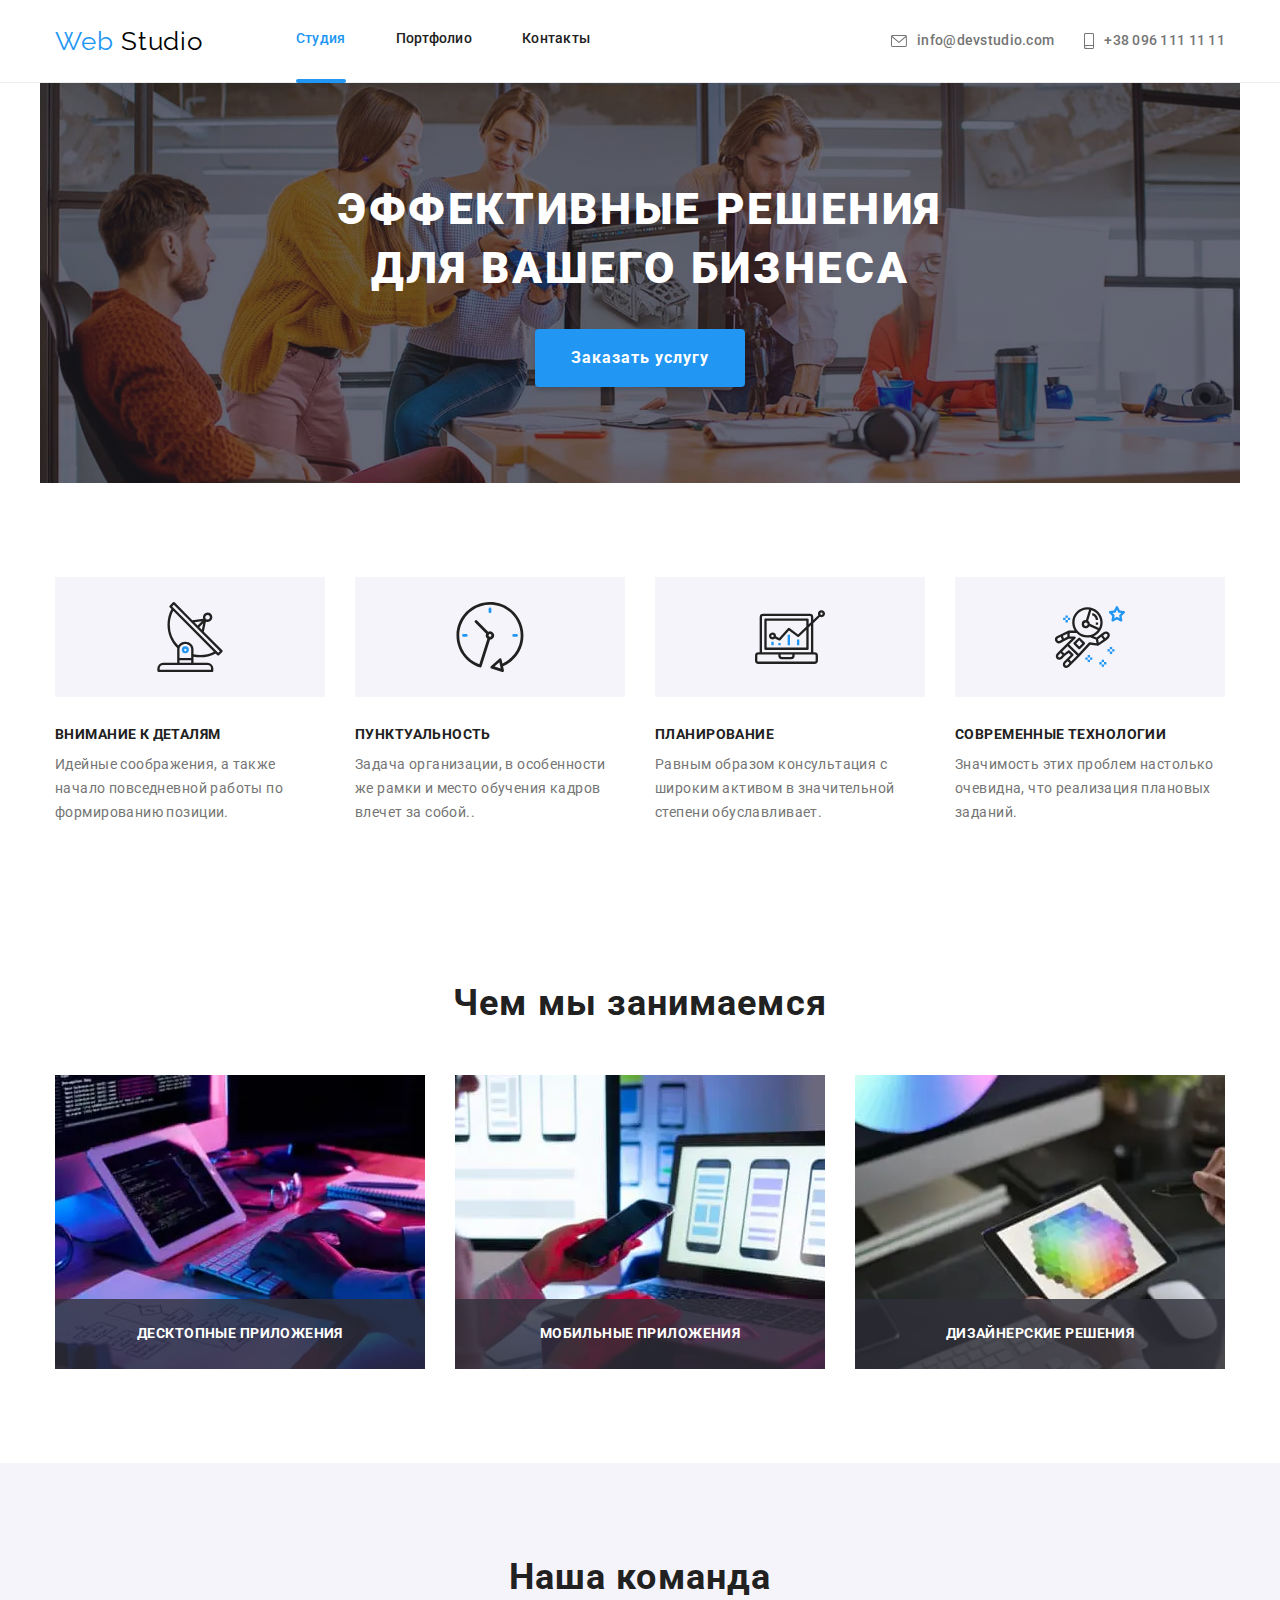
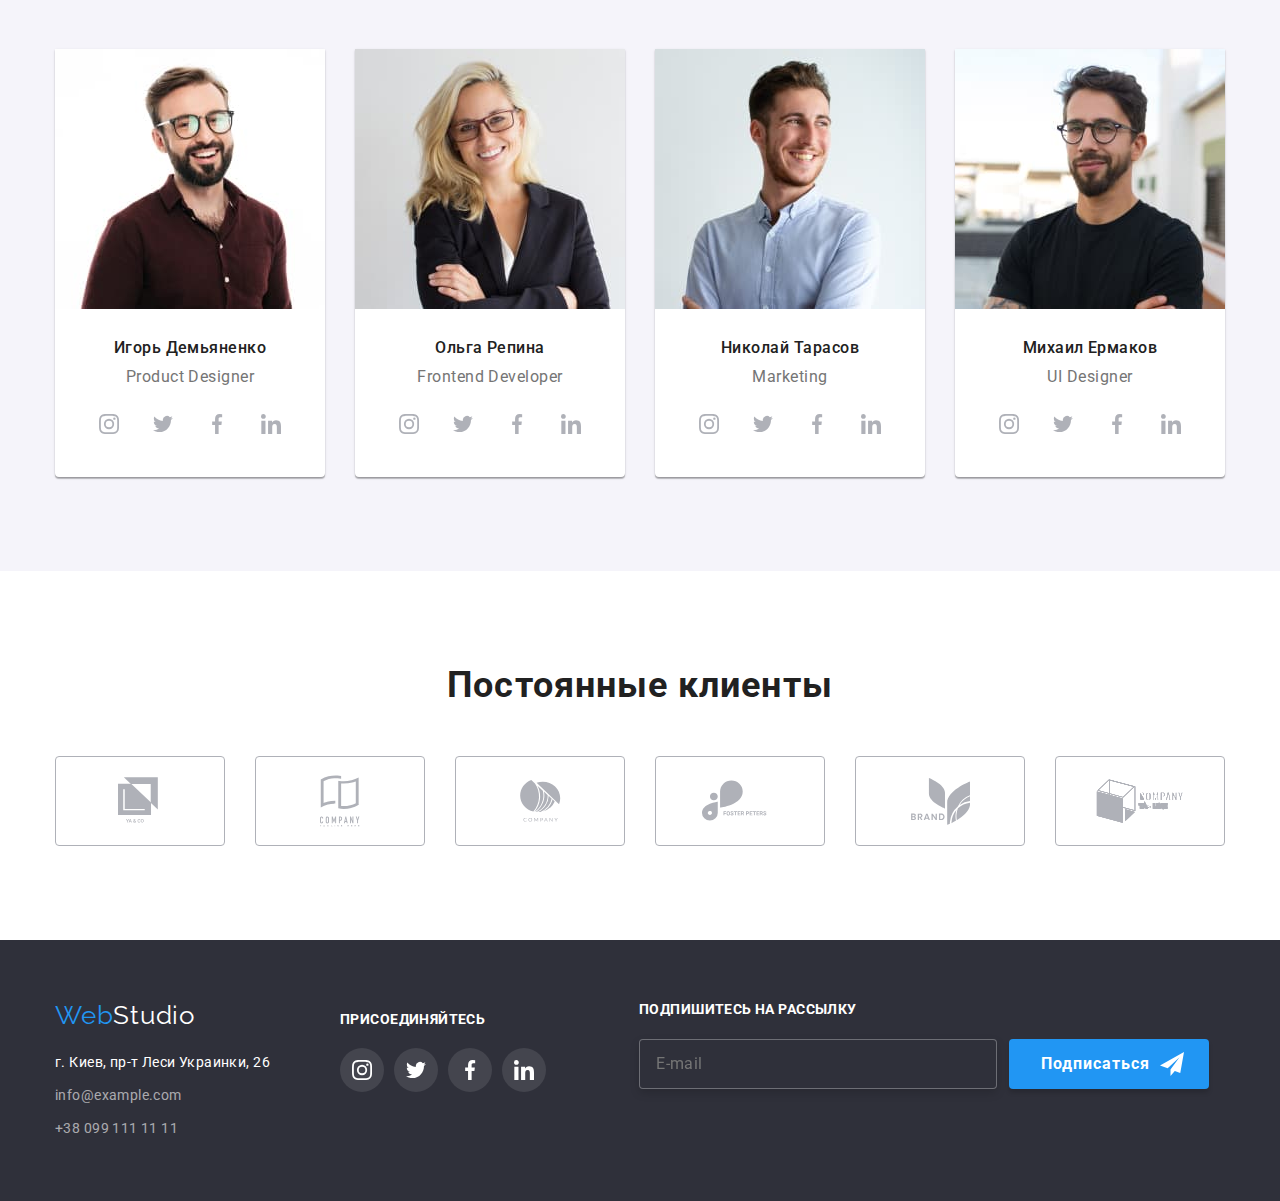
<file: index.html>
<!DOCTYPE html>
<html lang="ru">
  <head>
    <meta charset="UTF-8" />
    <meta http-equiv="X-UA-Compatible" content="IE=edge" />
    <meta name="viewport" content="width=device-width, initial-scale=1.0" />
    <title>WebStudio</title>
    <link rel="preconnect" href="https://fonts.gstatic.com" />
    <link
      href="https://fonts.googleapis.com/css2?family=Raleway:wght@700&family=Roboto:wght@400;500;700;900&display=swap"
      rel="stylesheet"
    />
    <link
      rel="stylesheet"
      href="https://cdnjs.cloudflare.com/ajax/libs/modern-normalize/1.0.0/modern-normalize.min.css"
    />
    <link rel="stylesheet" href="css/main.min.css" />
  </head>
  <body>
    <!--Головна група навігації сторінки-->
    <header class="hero-header hero-header--border">
      <div class="container hero-header__nav">
        <a class="logo logo--black" href="./index.html"
          ><span class="logo__cl">Web</span> Studio</a
        >
        <nav class="site-nav hero-header__site-nav">
          <ul class="list menu">
            <li class="menu__item">
              <a class="link menu__link current" href="./index.html">Студия</a>
            </li>
            <li class="menu__item">
              <a class="link menu__link" href="./portfolio.html">Портфолио</a>
            </li>
            <li class="menu__item">
              <a class="link menu__link" href="">Контакты</a>
            </li>
          </ul>
        </nav>
        <!--Контакти-->
        <ul class="list menu-contacts hero-header__menu-contacts">
          <li class="menu-contacts__item item-icon">
            <a
              class="link menu-contacts__link"
              href="mailto:info@devstudio.com"
            >
              <svg class="menu-contacts__icon" width="16" height="12">
                <use href="./icon-images/sprite.svg#icon-envelope"></use>
              </svg>
              info@devstudio.com</a
            >
          </li>
          <li class="menu-contacts__item item-icon">
            <a class="link tel menu-contacts__link" href="tel:+380961111111">
              <svg class="menu-contacts__icon" width="10" height="16">
                <use href="./icon-images/sprite.svg#icon-smartphone"></use>
              </svg>
              +38 096 111 11 11</a
            >
          </li>
        </ul>
        <button
          type="button"
          class="menu-btn list"
          aria-controls="menu-container"
          aria-expanded="false"
          data-menu-button
        >
          <svg
            class="icon-menu"
            width="40"
            height="40"
            aria-label="переключатель мобильного меню"
          >
            <use
              class="burgger"
              href="./icon-images/sprite.svg#icon-menu"
            ></use>
            <use
              class="cross"
              href="./icon-images/sprite.svg#close-menu-btn"
            ></use>
          </svg>
        </button>
      </div>
    </header>
    <!-- мобільне меню -->
    <div class="mobile-menu" id="menu-container" data-menu>
      <div class="mobile-menu__container">
        <ul class="list mobile-menu__list">
          <li class="mobile-menu__item list">
            <a
              class="link mobile-menu__link mobile-menu__current"
              href="./index.html"
              >Студия</a
            >
          </li>
          <li class="mobile-menu__item list">
            <a class="link mobile-menu__link" href="./portfolio.html"
              >Портфолио</a
            >
          </li>
          <li class="mobile-menu__item list">
            <a class="link mobile-menu__link" href="">Контакты</a>
          </li>
        </ul>
        <!--Контакти-->
        <ul class="mobile-contacts list">
          <li class="mobile-contacts__item item-icon">
            <a class="link mobile-contacts__link-tel" href="tel:+380961111111">
              +38 096 111 11 11</a
            >
          </li>
          <li class="mobile-contacts__item item-icon">
            <a
              class="link mobile-contacts__link-mail"
              href="mailto:info@devstudio.com"
            >
              info@devstudio.com</a
            >
          </li>
        </ul>
        <ul class="mobile-menu__social list">
          <li class="mobile-menu__item-social">
            <a
              href="#"
              class="link mobile-menu__social-link mobile-menu__social-between"
              >Instagram</a
            >
          </li>
          <li class="mobile-menu__item-social">
            <a
              href="#"
              class="link mobile-menu__social-link mobile-menu__social-between"
              >Twitter</a
            >
          </li>
          <li class="mobile-menu__item-social">
            <a
              href="#"
              class="link mobile-menu__social-link mobile-menu__social-between"
              >Facebook</a
            >
          </li>
          <li class="mobile-menu__item-social">
            <a href="#" class="link mobile-menu__social-link">LinkedIn</a>
          </li>
        </ul>
      </div>
    </div>
    <main>
      <!--Секція з фоном-->

      <section class="hero-section hero-section__overlay centering container">
        <div class="container box">
          <h1 class="hero-section__title">
            Эффективные решения для вашего бизнеса
          </h1>
          <button
            data-modal-open
            type="button"
            class="btn-hero btn-hero__content"
          >
            Заказать услугу
          </button>
        </div>
      </section>

      <!--наші переваги-->
      <section class="section future-section main-page__future">
        <div class="container">
          <h2 class="visually-hidden">Нашы преимущества</h2>
          <ul class="future-section__list list">
            <li class="future-section__item">
              <div class="future-section__thumb">
                <svg class="future-section__icon" width="70" height="70">
                  <use href="./icon-images/sprite.svg#icon-antenna-1"></use>
                </svg>
              </div>
              <h3 class="future-section__subtitle">Внимание к деталям</h3>
              <p class="future-section__content-st list">
                Идейные соображения, а также начало повседневной работы по
                формированию позиции.
              </p>
            </li>
            <li class="future-section__item">
              <div class="future-section__thumb">
                <svg class="future-section__icon" width="70" height="70">
                  <use href="./icon-images/sprite.svg#icon-clock-1"></use>
                </svg>
              </div>
              <h3 class="future-section__subtitle">Пунктуальность</h3>
              <p class="future-section__content-st list">
                Задача организации, в особенности же рамки и место обучения
                кадров влечет за собой..
              </p>
            </li>
            <li class="future-section__item">
              <div class="future-section__thumb">
                <svg class="future-section__icon" width="70" height="70">
                  <use href="./icon-images/sprite.svg#icon-diagram-1"></use>
                </svg>
              </div>
              <h3 class="future-section__subtitle">Планирование</h3>
              <p class="future-section__content-st list">
                Равным образом консультация с широким активом в значительной
                степени обуславливает.
              </p>
            </li>
            <li class="future-section__item">
              <div class="future-section__thumb">
                <svg class="future-section__icon" width="70" height="70">
                  <use href="./icon-images/sprite.svg#icon-astronaut-1"></use>
                </svg>
              </div>
              <h3 class="future-section__subtitle">Современные технологии</h3>
              <p class="future-section__content-st list">
                Значимость этих проблем настолько очевидна, что реализация
                плановых заданий.
              </p>
            </li>
          </ul>
        </div>
      </section>
      <!--Чем мы занимаемся-->
      <section class="engaged section">
        <div class="container">
          <h2 class="title-st">Чем мы занимаемся</h2>
          <ul class="list engaged__vector">
            <li class="engaged__item">
              <div class="engaged__img">
                <picture>
                  <source
                    srcset="
                      ./images/desktop/work/work-1webp@1x.webp 1x,
                      ./images/desktop/work/work-1webp@2x.webp 2x
                    "
                    media="(min-width: 1200px)"
                    type="image/webp"
                  />
                  <source
                    srcset="
                      ./images/desktop/work/work-1@1x.jpg 1x,
                      ./images/desktop/work/work-1@2x.jpg 2x
                    "
                    media="(min-width: 1200px)"
                    type="image/jpeg"
                  />
                  <img
                    class="work__image"
                    src="./images/desktop/work/work-1@1x.jpg"
                    alt="создание програмного обеспечения для десктопов"
                    width="370"
                    height="294"
                  />
                </picture>
                <div class="engaged__content">
                  <p class="list engaged__text engaged__text--color">
                    Десктопные приложения
                  </p>
                </div>
              </div>
            </li>
            <li class="engaged__item">
              <div class="engaged__img">
                <picture>
                  <source
                    srcset="
                      ./images/desktop/work/work-2webp@1x.webp 1x,
                      ./images/desktop/work/work-2webp@2x.webp 2x
                    "
                    media="(min-width: 1200px)"
                    type="image/webp"
                  />
                  <source
                    srcset="
                      ./images/desktop/work/work-2@1x.jpg 1x,
                      ./images/desktop/work/work-2@2x.jpg 2x
                    "
                    media="(min-width: 1200px)"
                    type="image/jpeg"
                  />
                  <img
                    class="work__image"
                    src="./images/desktop/work/work-2@1x.jpg"
                    alt="разработка мобильного приложения"
                    width="370"
                    height="294"
                  />
                </picture>
                <div class="engaged__content">
                  <p class="list engaged__text engaged__text--color">
                    Мобильные приложения
                  </p>
                </div>
              </div>
            </li>
            <li class="engaged__item">
              <div class="engaged__img">
                <picture>
                  <source
                    srcset="
                      ./images/desktop/work/work-3webp@1x.webp 1x,
                      ./images/desktop/work/work-3webp@2x.webp 2x
                    "
                    media="(min-width: 1200px)"
                    type="image/webp"
                  />
                  <source
                    srcset="
                      ./images/desktop/work/work-3@1x.jpg 1x,
                      ./images/desktop/work/work-3@2x.jpg 2x
                    "
                    media="(min-width: 1200px)"
                    type="image/jpeg"
                  />
                  <img
                    class="work__image"
                    src="./images/desktop/work/work-3@1x.jpg"
                    alt="дизайн"
                    width="370"
                    height="294"
                  />
                </picture>
                <div class="engaged__content">
                  <p class="list engaged__text engaged__text--color">
                    Дизайнерские решения
                  </p>
                </div>
              </div>
            </li>
          </ul>
        </div>
      </section>
      <!--Наша команда-->
      <section class="team team--bgcolor section">
        <div class="container">
          <h2 class="title-st">Наша команда</h2>
          <ul class="list team__card-list">
            <li class="card-block team__indent">
              <picture>
                <source
                  srcset="
                    ./images/desktop/team/team_desktop1@1x.jpg 1x,
                    ./images/desktop/team/team_desktop1@2x.jpg 2x
                  "
                  media="(min-width: 1200px)"
                  type="image/jpg"
                />
                <source
                  srcset="
                    ./images/tablet/team/team_tablet1@1x.jpg 1x,
                    ./images/tablet/team/team_tablet1@2x.jpg 2x
                  "
                  media="(min-width: 768px)"
                  type="image/jpg"
                />
                <source
                  srcset="
                    ./images/mobile/team/team_mobile1@1x.jpg 1x,
                    ./images/mobile/team/team_mobile1@2x.jpg 2x
                  "
                  media="(max-width: 767px)"
                  type="image/jpg"
                />
                <source
                  srcset="
                    ./images/desktop/team/team_desktop1@1x.webp 1x,
                    ./images/desktop/team/team_desktop1@2x.webp 2x
                  "
                  media="(min-width: 1200px)"
                  type="image/webp"
                />
                <source
                  srcset="
                    ./images/tablet/team/team_tablet1@1x.webp 1x,
                    ./images/tablet/team/team_tablet1@2x.webp 2x
                  "
                  media="(min-width: 768px)"
                  type="image/webp"
                />
                <source
                  srcset="
                    ./images/mobile/team/team_mobile1@1x.webp 1x,
                    ./images/mobile/team/team_mobile1@2x.webp 2x
                  "
                  media="(max-width: 767px)"
                  type="image/webp"
                />

                <img
                  src="./images/mobile/team/team_mobile1@1x.jpg"
                  alt="Игорь Демьяненко"
                  width="450"
                  height="460"
                />
              </picture>
              <div class="card-block__content">
                <h3 class="card-block__title">Игорь Демьяненко</h3>
                <p class="card-block__post">Product Designer</p>
              </div>
              <ul class="list social-icons card-block__icons">
                <li class="social-icons__item">
                  <a
                    href=""
                    class="social-icons__link"
                    target="_blank"
                    rel="noopener noreferrer"
                  >
                    <svg class="social-icons__svg" width="20" height="20">
                      <use
                        href="./icon-images/sprite.svg#icon-instagram-2"
                      ></use>
                    </svg>
                  </a>
                </li>
                <li class="social-icons__item">
                  <a
                    href=""
                    class="social-icons__link"
                    target="_blank"
                    rel="noopener noreferrer"
                  >
                    <svg class="social-icons__svg" width="20" height="20">
                      <use href="./icon-images/sprite.svg#icon-twitter-1"></use>
                    </svg>
                  </a>
                </li>
                <li class="social-icons__item">
                  <a
                    href=""
                    class="social-icons__link"
                    target="_blank"
                    rel="noopener noreferrer"
                  >
                    <svg class="social-icons__svg" width="20" height="20">
                      <use
                        href="./icon-images/sprite.svg#icon-facebook-1"
                      ></use>
                    </svg>
                  </a>
                </li>
                <li class="social-icons__item">
                  <a
                    href=""
                    class="social-icons__link"
                    target="_blank"
                    rel="noopener noreferrer"
                  >
                    <svg class="social-icons__svg" width="20" height="20">
                      <use
                        href="./icon-images/sprite.svg#icon-linkedin-1"
                      ></use>
                    </svg>
                  </a>
                </li>
              </ul>
            </li>
            <li class="card-block team__indent">
              <picture>
                <source
                  srcset="
                    ./images/desktop/team/team_desktop2@1x.jpg 1x,
                    ./images/desktop/team/team_desktop2@2x.jpg 2x
                  "
                  media="(min-width: 1200px)"
                  type="image/jpg"
                />
                <source
                  srcset="
                    ./images/tablet/team/team_tablet2@1x.jpg 1x,
                    ./images/tablet/team/team_tablet2@2x.jpg 2x
                  "
                  media="(min-width: 768px)"
                  type="image/jpg"
                />
                <source
                  srcset="
                    ./images/mobile/team/team_mobile2@1x.jpg 1x,
                    ./images/mobile/team/team_mobile2@2x.jpg 2x
                  "
                  media="(max-width: 767px)"
                  type="image/jpg"
                />
                <source
                  srcset="
                    ./images/desktop/team/team_desktop2@1x.webp 1x,
                    ./images/desktop/team/team_desktop2@2x.webp 2x
                  "
                  media="(min-width: 1200px)"
                  type="image/webp"
                />
                <source
                  srcset="
                    ./images/tablet/team/team_tablet2@1x.webp 1x,
                    ./images/tablet/team/team_tablet2@2x.webp 2x
                  "
                  media="(min-width: 768px)"
                  type="image/webp"
                />
                <source
                  srcset="
                    ./images/mobile/team/team_mobile2@1x.webp 1x,
                    ./images/mobile/team/team_mobile2@2x.webp 2x
                  "
                  media="(max-width: 767px)"
                  type="image/webp"
                />

                <img
                  src="./images/mobile/team/team_mobile2@1x.jpg"
                  alt="Ольга Репина"
                  width="450"
                  height="460"
                />
              </picture>

              <div class="card-block__content">
                <h3 class="card-block__title">Ольга Репина</h3>
                <p class="card-block__post">Frontend Developer</p>
              </div>
              <ul class="list social-icons card-block__icons">
                <li class="social-icons__item">
                  <a
                    href=""
                    class="social-icons__link"
                    target="_blank"
                    rel="noopener noreferrer"
                  >
                    <svg class="social-icons__svg" width="20" height="20">
                      <use
                        href="./icon-images/sprite.svg#icon-instagram-2"
                      ></use>
                    </svg>
                  </a>
                </li>
                <li class="social-icons__item">
                  <a
                    href=""
                    class="social-icons__link"
                    target="_blank"
                    rel="noopener noreferrer"
                  >
                    <svg class="social-icons__svg" width="20" height="20">
                      <use href="./icon-images/sprite.svg#icon-twitter-1"></use>
                    </svg>
                  </a>
                </li>
                <li class="social-icons__item">
                  <a
                    href=""
                    class="social-icons__link"
                    target="_blank"
                    rel="noopener noreferrer"
                  >
                    <svg class="social-icons__svg" width="20" height="20">
                      <use
                        href="./icon-images/sprite.svg#icon-facebook-1"
                      ></use>
                    </svg>
                  </a>
                </li>
                <li class="social-icons__item">
                  <a
                    href=""
                    class="social-icons__link"
                    target="_blank"
                    rel="noopener noreferrer"
                  >
                    <svg class="social-icons__svg" width="20" height="20">
                      <use
                        href="./icon-images/sprite.svg#icon-linkedin-1"
                      ></use>
                    </svg>
                  </a>
                </li>
              </ul>
            </li>
            <li class="card-block team__indent">
              <picture>
                <source
                  srcset="
                    ./images/desktop/team/team_desktop3@1x.jpg 1x,
                    ./images/desktop/team/team_desktop3@2x.jpg 2x
                  "
                  media="(min-width: 1200px)"
                  type="image/jpg"
                />
                <source
                  srcset="
                    ./images/tablet/team/team_tablet3@1x.jpg 1x,
                    ./images/tablet/team/team_tablet3@2x.jpg 2x
                  "
                  media="(min-width: 768px)"
                  type="image/jpg"
                />
                <source
                  srcset="
                    ./images/mobile/team/team_mobile3@1x.jpg 1x,
                    ./images/mobile/team/team_mobile3@2x.jpg 2x
                  "
                  media="(max-width: 767px)"
                  type="image/jpg"
                />
                <source
                  srcset="
                    ./images/desktop/team/team_desktop3@1x.webp 1x,
                    ./images/desktop/team/team_desktop3@2x.webp 2x
                  "
                  media="(min-width: 1200px)"
                  type="image/webp"
                />
                <source
                  srcset="
                    ./images/tablet/team/team_tablet3@1x.webp 1x,
                    ./images/tablet/team/team_tablet3@2x.webp 2x
                  "
                  media="(min-width: 768px)"
                  type="image/webp"
                />
                <source
                  srcset="
                    ./images/mobile/team/team_mobile3@1x.webp 1x,
                    ./images/mobile/team/team_mobile3@2x.webp 2x
                  "
                  media="(max-width: 767px)"
                  type="image/webp"
                />

                <img
                  src="./images/mobile/team/team_mobile3@1x.jpg"
                  alt="Николай Тарасов"
                  width="450"
                  height="460"
                />
              </picture>
              <div class="card-block__content">
                <h3 class="card-block__title">Николай Тарасов</h3>
                <p class="card-block__post">Marketing</p>
              </div>
              <ul class="list social-icons card-block__icons">
                <li class="social-icons__item">
                  <a
                    href=""
                    class="social-icons__link"
                    target="_blank"
                    rel="noopener noreferrer"
                  >
                    <svg class="social-icons__svg" width="20" height="20">
                      <use
                        href="./icon-images/sprite.svg#icon-instagram-2"
                      ></use>
                    </svg>
                  </a>
                </li>
                <li class="social-icons__item">
                  <a
                    href=""
                    class="social-icons__link"
                    target="_blank"
                    rel="noopener noreferrer"
                  >
                    <svg class="social-icons__svg" width="20" height="20">
                      <use href="./icon-images/sprite.svg#icon-twitter-1"></use>
                    </svg>
                  </a>
                </li>
                <li class="social-icons__item">
                  <a
                    href=""
                    class="social-icons__link"
                    target="_blank"
                    rel="noopener noreferrer"
                  >
                    <svg class="social-icons__svg" width="20" height="20">
                      <use
                        href="./icon-images/sprite.svg#icon-facebook-1"
                      ></use>
                    </svg>
                  </a>
                </li>
                <li class="social-icons__item">
                  <a
                    href=""
                    class="social-icons__link"
                    target="_blank"
                    rel="noopener noreferrer"
                  >
                    <svg class="social-icons__svg" width="20" height="20">
                      <use
                        href="./icon-images/sprite.svg#icon-linkedin-1"
                      ></use>
                    </svg>
                  </a>
                </li>
              </ul>
            </li>
            <li class="card-block team__indent">
              <picture>
                <source
                  srcset="
                    ./images/desktop/team/team_desktop4@1x.jpg 1x,
                    ./images/desktop/team/team_desktop4@2x.jpg 2x
                  "
                  media="(min-width: 1200px)"
                  type="image/jpg"
                />
                <source
                  srcset="
                    ./images/tablet/team/team_tablet4@1x.jpg 1x,
                    ./images/tablet/team/team_tablet4@2x.jpg 2x
                  "
                  media="(min-width: 768px)"
                  type="image/jpg"
                />
                <source
                  srcset="
                    ./images/mobile/team/team_mobile4@1x.jpg 1x,
                    ./images/mobile/team/team_mobile4@2x.jpg 2x
                  "
                  media="(max-width: 767px)"
                  type="image/jpg"
                />
                <source
                  srcset="
                    ./images/desktop/team/team_desktop4@1x.webp 1x,
                    ./images/desktop/team/team_desktop4@2x.webp 2x
                  "
                  media="(min-width: 1200px)"
                  type="image/webp"
                />
                <source
                  srcset="
                    ./images/tablet/team/team_tablet4@1x.webp 1x,
                    ./images/tablet/team/team_tablet4@2x.webp 2x
                  "
                  media="(min-width: 768px)"
                  type="image/webp"
                />
                <source
                  srcset="
                    ./images/mobile/team/team_mobile4@1x.webp 1x,
                    ./images/mobile/team/team_mobile4@2x.webp 2x
                  "
                  media="(max-width: 767px)"
                  type="image/webp"
                />

                <img
                  src="./images/mobile/team/team_mobile4@1x.jpg"
                  alt="Михаил Ермаков"
                  width="450"
                  height="460"
                />
              </picture>
              <div class="card-block__content">
                <h3 class="card-block__title">Михаил Ермаков</h3>
                <p class="card-block__post">UI Designer</p>
              </div>
              <ul class="list social-icons card-block__icons">
                <li class="social-icons__item">
                  <a
                    href=""
                    class="social-icons__link"
                    target="_blank"
                    rel="noopener noreferrer"
                  >
                    <svg class="social-icons__svg" width="20" height="20">
                      <use
                        href="./icon-images/sprite.svg#icon-instagram-2"
                      ></use>
                    </svg>
                  </a>
                </li>
                <li class="social-icons__item">
                  <a
                    href=""
                    class="social-icons__link"
                    target="_blank"
                    rel="noopener noreferrer"
                  >
                    <svg class="social-icons__svg" width="20" height="20">
                      <use href="./icon-images/sprite.svg#icon-twitter-1"></use>
                    </svg>
                  </a>
                </li>
                <li class="social-icons__item">
                  <a
                    href=""
                    class="social-icons__link"
                    target="_blank"
                    rel="noopener noreferrer"
                  >
                    <svg class="social-icons__svg" width="20" height="20">
                      <use
                        href="./icon-images/sprite.svg#icon-facebook-1"
                      ></use>
                    </svg>
                  </a>
                </li>
                <li class="social-icons__item">
                  <a
                    href=""
                    class="social-icons__link"
                    target="_blank"
                    rel="noopener noreferrer"
                  >
                    <svg class="social-icons__svg" width="20" height="20">
                      <use
                        href="./icon-images/sprite.svg#icon-linkedin-1"
                      ></use>
                    </svg>
                  </a>
                </li>
              </ul>
            </li>
          </ul>
        </div>
      </section>
      <section class="clients section clients--bgcolor">
        <div class="container">
          <h2 class="title-st">Постоянные клиенты</h2>
          <ul class="list clients__list">
            <li class="clients__item">
              <a href="" class="clients__link">
                <svg class="clients__svg" width="44" height="49">
                  <use href="./icon-images/sprite.svg#icon-logo-1"></use>
                </svg>
              </a>
            </li>
            <li class="clients__item">
              <a href="" class="clients__link">
                <svg class="clients__svg" width="40" height="52">
                  <use href="./icon-images/sprite.svg#icon-logo-2"></use>
                </svg>
              </a>
            </li>
            <li class="clients__item">
              <a href="" class="clients__link">
                <svg class="clients__svg" width="41" height="42">
                  <use href="./icon-images/sprite.svg#icon-logo-3"></use>
                </svg>
              </a>
            </li>
            <li class="clients__item">
              <a href="" class="clients__link">
                <svg class="clients__svg" width="77" height="42">
                  <use href="./icon-images/sprite.svg#icon-logo-4"></use>
                </svg>
              </a>
            </li>
            <li class="clients__item">
              <a href="" class="clients__link">
                <svg class="clients__svg" width="59" height="47">
                  <use href="./icon-images/sprite.svg#icon-logo-5"></use>
                </svg>
              </a>
            </li>
            <li class="clients__item">
              <a href="" class="clients__link">
                <svg class="clients__svg" width="88" height="45">
                  <use href="./icon-images/sprite.svg#icon-logo-6"></use>
                </svg>
              </a>
            </li>
          </ul>
        </div>
      </section>
    </main>
    <!--Підвал-->
    <footer class="footer footer__meta footer--bgcolor">
      <div class="container footer__flex">
        <div class="footer__info">
          <div class="footer__container">
            <a class="logo footer__logo" href="./index.html">
              <span class="logo__cl">Web</span>Studio</a
            >
            <address class="address">
              <ul class="list address__list">
                <li class="address__item">
                  <a
                    class="link title-address address__location"
                    href="#"
                    target="_blank"
                    rel="noopener noreferrer"
                  >
                    г. Киев, пр-т Леси Украинки, 26
                  </a>
                </li>
                <li class="address__item">
                  <a
                    class="link title-address address__contacts"
                    href="mailto:info@example.com"
                    >info@example.com</a
                  >
                </li>
                <li class="address__item">
                  <a
                    class="link title-address address__contacts"
                    href="tel:+380991111111"
                  >
                    +38 099 111 11 11</a
                  >
                </li>
              </ul>
            </address>
          </div>
          <div class="footer__icons">
            <h3 class="list footer__title ft-title">присоединяйтесь</h3>
            <ul class="list social-icons">
              <li class="social-icons__item">
                <a
                  href=""
                  class="social-icons__link social-icons__link--bgcolor"
                  target="_blank"
                  rel="noopener noreferrer"
                >
                  <svg
                    class="social-icons__svg social-icons__svg--fill"
                    width="20"
                    height="20"
                  >
                    <use href="./icon-images/sprite.svg#icon-instagram-2"></use>
                  </svg>
                </a>
              </li>
              <li class="social-icons__item">
                <a
                  href=""
                  class="social-icons__link social-icons__link--bgcolor"
                  target="_blank"
                  rel="noopener noreferrer"
                >
                  <svg
                    class="social-icons__svg social-icons__svg--fill"
                    width="20"
                    height="20"
                  >
                    <use href="./icon-images/sprite.svg#icon-twitter-1"></use>
                  </svg>
                </a>
              </li>
              <li class="social-icons__item">
                <a
                  href=""
                  class="social-icons__link social-icons__link--bgcolor"
                  target="_blank"
                  rel="noopener noreferrer"
                >
                  <svg
                    class="social-icons__svg social-icons__svg--fill"
                    width="20"
                    height="20"
                  >
                    <use href="./icon-images/sprite.svg#icon-facebook-1"></use>
                  </svg>
                </a>
              </li>
              <li class="social-icons__item">
                <a
                  href=""
                  class="social-icons__link social-icons__link--bgcolor"
                  target="_blank"
                  rel="noopener noreferrer"
                >
                  <svg
                    class="social-icons__svg social-icons__svg--fill"
                    width="20"
                    height="20"
                  >
                    <use href="./icon-images/sprite.svg#icon-linkedin-1"></use>
                  </svg>
                </a>
              </li>
            </ul>
          </div>
        </div>
        <form class="mailing footer__form">
          <div class="mailing__e-mail">
            <div class="mailing__sign">
              <label for="sign" class="ft-title">Подпишитесь на рассылку</label>
              <input
                class="mailing__input"
                type="email"
                id="sign"
                name="sign"
                placeholder="E-mail"
                required
              />
            </div>
            <div class="btn-sign">
              <button type="submit" class="btn-sign__content list">
                Подписаться
                <svg class="btn-sign__icon">
                  <use href="./icon-images/sprite.svg#icon-send"></use>
                </svg>
              </button>
            </div>
          </div>
        </form>
      </div>
    </footer>
    <!-- backdrop + modal-->
    <div class="backdrop is-hidden" data-modal>
      <div class="modal">
        <button class="btn-close btn-close--bgcolor" data-modal-close>
          <svg class="btn-close__icon" viewBox="0 0 18 18">
            <use href="./icon-images/sprite.svg#icon-close-btn"></use>
          </svg>
        </button>
        <form class="form-content modal__form-content">
          <h4 class="form-content__title list">
            Оставьте свои данные, мы вам перезвоним
          </h4>
          <div class="form-field form-content__field">
            <label for="user-name" class="form-field__title">Имя </label>
            <svg class="form-field__icon" viewBox="0 0 18 18">
              <use href="./icon-images/sprite.svg#icon-person"></use>
            </svg>
            <input
              class="form-field__input"
              type="text"
              pattern="^[a-zA-ZА-Яа-яЁё\s]+$"
              name="name"
              id="user-name"
            />
          </div>

          <div class="form-field form-content__field">
            <label for="tel" class="form-field__title">Телефон</label>
            <svg class="form-field__icon" viewBox="0 0 18 18">
              <use href="./icon-images/sprite.svg#icon-phone"></use>
            </svg>
            <input
              class="form-field__input"
              type="tel"
              pattern="[0-9]{5,10}"
              name="tel"
              id="tel"
            />
          </div>

          <div class="form-field form-content__field">
            <label for="mail" class="form-field__title">Почта</label>
            <svg class="form-field__icon" viewBox="0 0 18 18">
              <use href="./icon-images/sprite.svg#icon-mail"></use>
            </svg>
            <input
              class="form-field__input"
              type="email"
              name="mail"
              id="mail"
            />
          </div>

          <div class="form-field form-content__field">
            <label for="comments" class="form-field__title">Комментарий</label>
            <textarea
              class="form-field__comment"
              name="comments"
              id="comments"
              placeholder="Введите текст"
            ></textarea>
          </div>
          <div class="form-action">
            <div class="form-content__policy">
              <input
                type="checkbox"
                class="form-action__checkbox visually-hidden"
                name="policy"
                id="policy"
              />
              <label for="policy" class="form-action__label"
                >Соглашаюсь с рассылкой и принимаю
                <a href="#" class="form-action__link">Условия договора</a>
              </label>
            </div>

            <div class="submit">
              <button type="submit" class="submit-btn">Отправить</button>
            </div>
          </div>
        </form>
      </div>
    </div>
    <script src="./modal/modal.js"></script>
    <script src="./modal/mobile-menu.js"></script>
  </body>
</html>
</file>
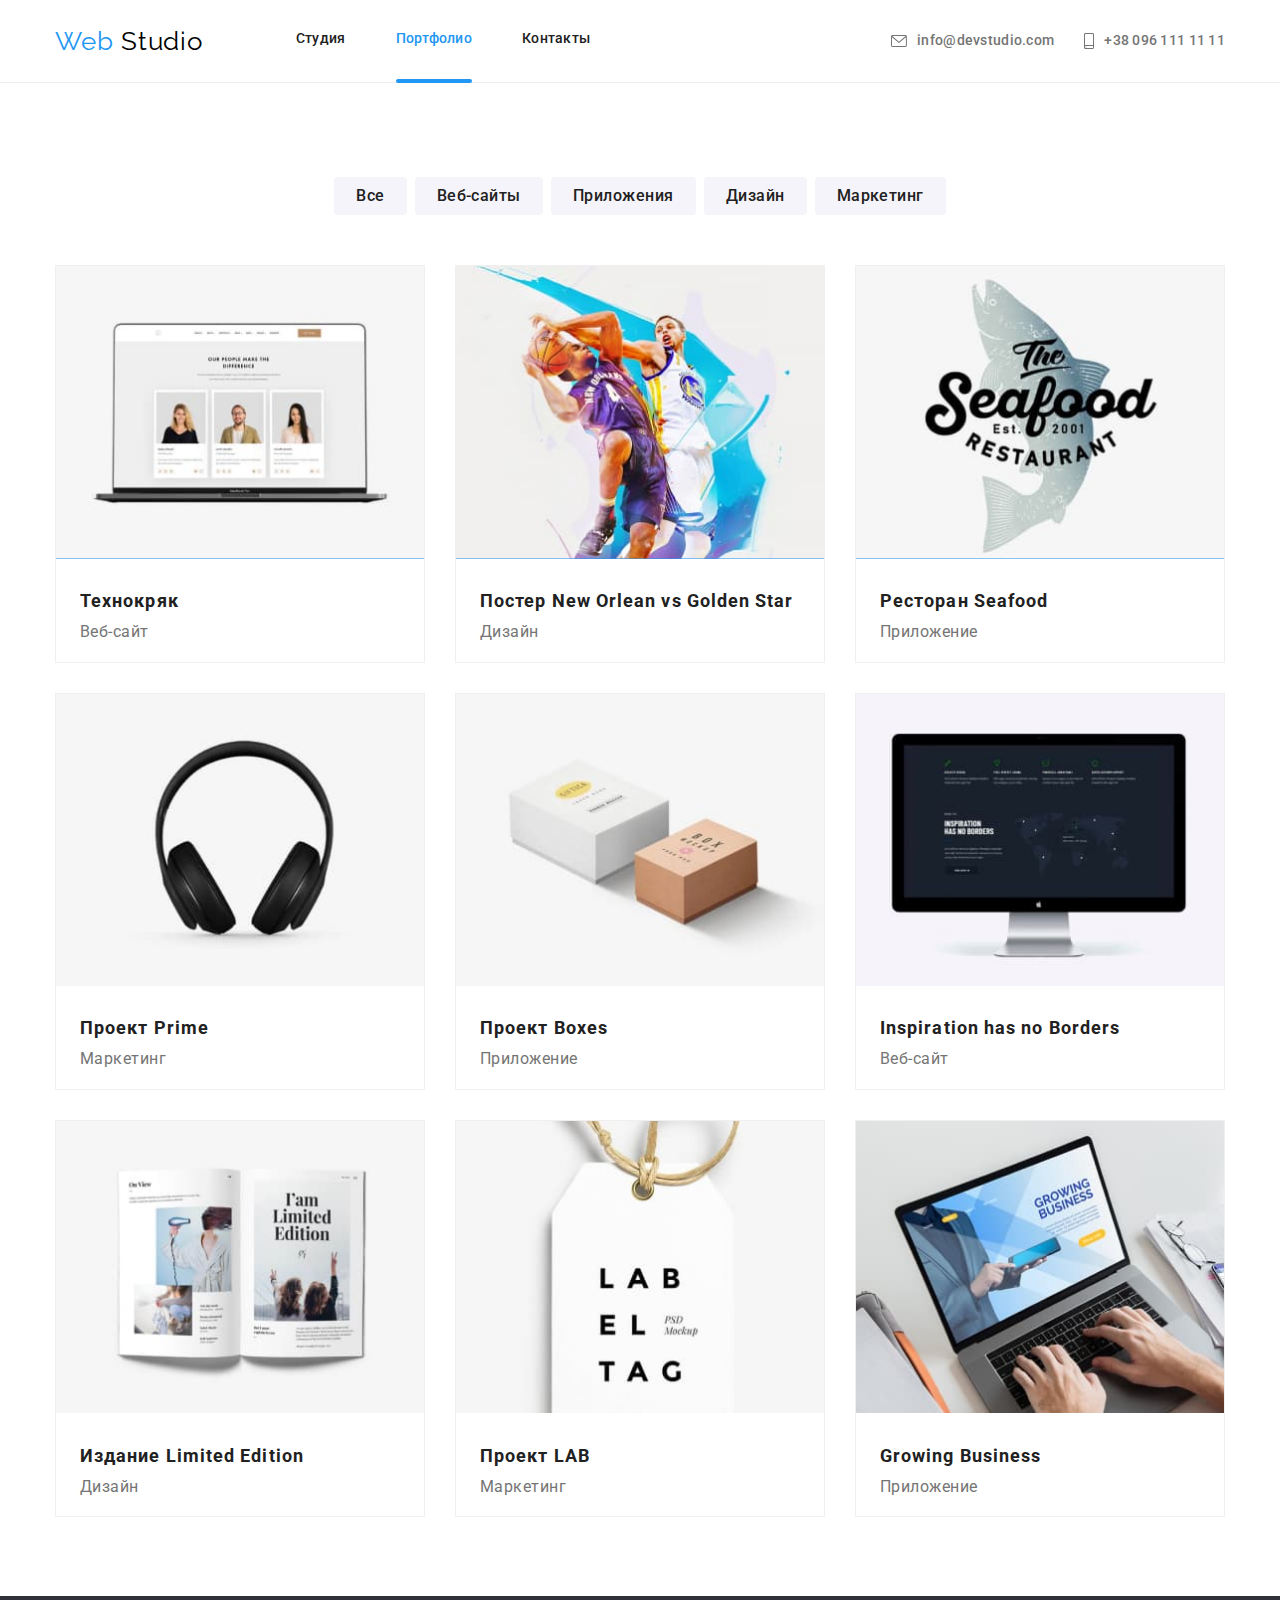
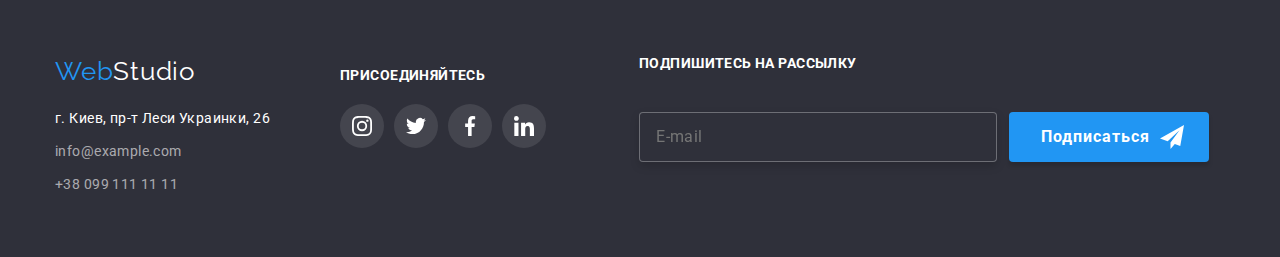
<file: portfolio.html>
<!DOCTYPE html>
<html lang="en">
  <head>
    <meta charset="UTF-8" />
    <meta http-equiv="X-UA-Compatible" content="IE=edge" />
    <meta name="viewport" content="width=device-width, initial-scale=1.0" />
    <title>portfolio</title>
    <link rel="preconnect" href="https://fonts.gstatic.com" />
    <link
      href="https://fonts.googleapis.com/css2?family=Raleway:wght@700&family=Roboto:wght@400;500;700;900&display=swap"
      rel="stylesheet"
    />
    <link
      rel="stylesheet"
      href="https://cdnjs.cloudflare.com/ajax/libs/modern-normalize/1.0.0/modern-normalize.min.css"
    />
    <link rel="stylesheet" href="./css/main.min.css" />
  </head>
  <body>
    <header class="hero-header hero-header--border">
      <div class="container hero-header__nav">
        <a class="logo logo--black" href="./index.html"
          ><span class="logo__cl">Web</span> Studio</a
        >
        <nav class="site-nav hero-header__site-nav">
          <ul class="list menu">
            <li class="menu__item">
              <a class="link menu__link" href="./index.html">Студия</a>
            </li>
            <li class="menu__item">
              <a class="link menu__link current" href="./portfolio.html"
                >Портфолио</a
              >
            </li>
            <li class="menu__item">
              <a class="link menu__link" href="">Контакты</a>
            </li>
          </ul>
        </nav>
        <!--Контакти-->
        <ul class="list menu-contacts hero-header__menu-contacts">
          <li class="menu-contacts__item item-icon">
            <a
              class="link menu-contacts__link"
              href="mailto:info@devstudio.com"
            >
              <svg class="menu-contacts__icon" width="16" height="12">
                <use href="./icon-images/sprite.svg#icon-envelope"></use>
              </svg>
              info@devstudio.com</a
            >
          </li>
          <li class="menu-contacts__item item-icon">
            <a class="link tel menu-contacts__link" href="tel:+380961111111">
              <svg class="menu-contacts__icon" width="10" height="16">
                <use href="./icon-images/sprite.svg#icon-smartphone"></use>
              </svg>
              +38 096 111 11 11</a
            >
          </li>
        </ul>
        <button
          type="button"
          class="menu-btn list"
          aria-controls="menu-container"
          aria-expanded="false"
          data-menu-button
        >
          <svg
            class="icon-menu"
            width="40"
            height="40"
            aria-label="переключатель мобильного меню"
          >
            <use
              class="burgger"
              href="./icon-images/sprite.svg#icon-menu"
            ></use>
            <use
              class="cross"
              href="./icon-images/sprite.svg#close-menu-btn"
            ></use>
          </svg>
        </button>
      </div>
    </header>
    <!-- мщбільне меню -->
    <div class="mobile-menu" id="menu-container" data-menu>
      <div class="mobile-menu__container">
        <ul class="list mobile-menu__list">
          <li class="mobile-menu__item list">
            <a
              class="link mobile-menu__link mobile-menu__current"
              href="./index.html"
              >Студия</a
            >
          </li>
          <li class="mobile-menu__item list">
            <a class="link mobile-menu__link" href="./portfolio.html"
              >Портфолио</a
            >
          </li>
          <li class="mobile-menu__item list">
            <a class="link mobile-menu__link" href="">Контакты</a>
          </li>
        </ul>
        <!--Контакти-->
        <ul class="mobile-contacts list">
          <li class="mobile-contacts__item item-icon">
            <a class="link mobile-contacts__link-tel" href="tel:+380961111111">
              +38 096 111 11 11</a
            >
          </li>
          <li class="mobile-contacts__item item-icon">
            <a
              class="link mobile-contacts__link-mail"
              href="mailto:info@devstudio.com"
            >
              info@devstudio.com</a
            >
          </li>
        </ul>
        <ul class="mobile-menu__social list">
          <li class="mobile-menu__item-social">
            <a
              href="#"
              class="link mobile-menu__social-link mobile-menu__social-between"
              >Instagram</a
            >
          </li>
          <li class="mobile-menu__item-social">
            <a
              href="#"
              class="link mobile-menu__social-link mobile-menu__social-between"
              >Twitter</a
            >
          </li>
          <li class="mobile-menu__item-social">
            <a
              href="#"
              class="link mobile-menu__social-link mobile-menu__social-between"
              >Facebook</a
            >
          </li>
          <li class="mobile-menu__item-social">
            <a href="#" class="link mobile-menu__social-link">LinkedIn</a>
          </li>
        </ul>
      </div>
    </div>
    <main>
      <!-- секція головного контенту -->
      <section class="projects section">
        <h1 class="visually-hidden">нашы роботи</h1>
        <div class="container">
          <h2 class="visually-hidden">фильтры</h2>
          <ul class="list projects__filter">
            <li class="projects__btn">
              <button type="button" class="btn btn--bgcolor">Все</button>
            </li>
            <li class="projects__btn">
              <button type="button" class="btn btn--bgcolor">Веб-сайты</button>
            </li>
            <li class="projects__btn">
              <button type="button" class="btn btn--bgcolor">Приложения</button>
            </li>
            <li class="projects__btn">
              <button type="button" class="btn btn--bgcolor">Дизайн</button>
            </li>
            <li class="projects__btn">
              <button type="button" class="btn btn--bgcolor">Маркетинг</button>
            </li>
          </ul>
          <ul class="list projects__list">
            <li class="card card__set projects__item">
              <div class="card__thumb">
                <picture>
                  <source
                    srcset="
                      ./images/desktop/projects/project_desktop1@1x.jpg 1x,
                      ./images/desktop/projects/project_desktop1@2x.jpg 2x
                    "
                    media="(min-width: 1200px)"
                    type="image/jpg"
                  />
                  <source
                    srcset="
                      ./images/tablet/projects/project_tablet1@1x.jpg 1x,
                      ./images/tablet/projects/project_tablet1@2x.jpg 2x
                    "
                    media="(min-width: 768px)"
                    type="image/jpg"
                  />
                  <source
                    srcset="
                      ./images/mobile/projects/project_mobile1@1x.jpg 1x,
                      ./images/mobile/projects/project_mobile1@2x.jpg 2x
                    "
                    media="(max-width: 767px)"
                    type="image/jpg"
                  />

                  <source
                    srcset="
                      ./images/desktop/projects/project_desktop1@1x.webp 1x,
                      ./images/desktop/projects/project_desktop1@2x.webp 2x
                    "
                    media="(min-width: 1200px)"
                    type="image/webp"
                  />
                  <source
                    srcset="
                      ./images/tablet/projects/project_tablet1@1x.webp 1x,
                      ./images/tablet/projects/project_tablet1@2x.webp 2x
                    "
                    media="(min-width: 768px)"
                    type="image/webp"
                  />
                  <source
                    srcset="
                      ./images/mobile/projects/project_mobile1@1x.webp 1x,
                      ./images/mobile/projects/project_mobile1@2x.webp 2x
                    "
                    media="(max-width: 767px)"
                    type="image/webp"
                  />
                  <img
                    src="./images/mobile/projects/project_mobile1@1x.jpg"
                    alt="лептоп"
                    width="450"
                    height="294"
                  />
                </picture>

                <div class="card__overlay">
                  <div class="card__action">
                    <p class="list card__hover">
                      Технокряк это современная площадка распространения
                      коронавируса. Компании используют эту платформу для
                      цифрового шпионажа и атак на защищённые сервера
                      конкурентов.
                    </p>
                  </div>
                </div>
              </div>

              <div class="card__description">
                <h3 class="card__title">Технокряк</h3>
                <p class="list">Веб-сайт</p>
              </div>
            </li>
            <li class="card card__set projects__item">
              <div class="card__thumb">
                <picture>
                  <source
                    srcset="
                      ./images/desktop/projects/project_desktop2@1x.jpg 1x,
                      ./images/desktop/projects/project_desktop2@2x.jpg 2x
                    "
                    media="(min-width: 1200px)"
                    type="image/jpg"
                  />
                  <source
                    srcset="
                      ./images/tablet/projects/project_tablet2@1x.jpg 1x,
                      ./images/tablet/projects/project_tablet2@2x.jpg 2x
                    "
                    media="(min-width: 768px)"
                    type="image/jpg"
                  />
                  <source
                    srcset="
                      ./images/mobile/projects/project_mobile2@1x.jpg 1x,
                      ./images/mobile/projects/project_mobile2@2x.jpg 2x
                    "
                    media="(max-width: 767px)"
                    type="image/jpg"
                  />

                  <source
                    srcset="
                      ./images/desktop/projects/project_desktop2@1x.webp 1x,
                      ./images/desktop/projects/project_desktop2@2x.webp 2x
                    "
                    media="(min-width: 1200px)"
                    type="image/webp"
                  />
                  <source
                    srcset="
                      ./images/tablet/projects/project_tablet2@1x.webp 1x,
                      ./images/tablet/projects/project_tablet2@2x.webp 2x
                    "
                    media="(min-width: 768px)"
                    type="image/webp"
                  />
                  <source
                    srcset="
                      ./images/mobile/projects/project_mobile2@1x.webp 1x,
                      ./images/mobile/projects/project_mobile2@2x.webp 2x
                    "
                    media="(max-width: 767px)"
                    type="image/webp"
                  />
                  <img
                    src="./images/mobile/projects/project_mobile2@1x.jpg"
                    alt="баскетболист"
                    width="450"
                    height="294"
                  />
                </picture>
                <div class="card__overlay">
                  <div class="card__action">
                    <p class="list card__hover">
                      Технокряк это современная площадка распространения
                      коронавируса. Компании используют эту платформу для
                      цифрового шпионажа и атак на защищённые сервера
                      конкурентов.
                    </p>
                  </div>
                </div>
              </div>

              <div class="card__description">
                <h3 class="card__title">Постер New Orlean vs Golden Star</h3>
                <p class="list">Дизайн</p>
              </div>
            </li>
            <li class="card card__set projects__item">
              <div class="card__thumb">
                <picture>
                  <source
                    srcset="
                      ./images/desktop/projects/project_desktop3@1x.jpg 1x,
                      ./images/desktop/projects/project_desktop3@2x.jpg 2x
                    "
                    media="(min-width: 1200px)"
                    type="image/jpg"
                  />
                  <source
                    srcset="
                      ./images/tablet/projects/project_tablet3@1x.jpg 1x,
                      ./images/tablet/projects/project_tablet3@2x.jpg 2x
                    "
                    media="(min-width: 768px)"
                    type="image/jpg"
                  />
                  <source
                    srcset="
                      ./images/mobile/projects/project_mobile3@1x.jpg 1x,
                      ./images/mobile/projects/project_mobile3@2x.jpg 2x
                    "
                    media="(max-width: 767px)"
                    type="image/jpg"
                  />

                  <source
                    srcset="
                      ./images/desktop/projects/project_desktop3@1x.webp 1x,
                      ./images/desktop/projects/project_desktop3@2x.webp 2x
                    "
                    media="(min-width: 1200px)"
                    type="image/webp"
                  />
                  <source
                    srcset="
                      ./images/tablet/projects/project_tablet3@1x.webp 1x,
                      ./images/tablet/projects/project_tablet3@2x.webp 2x
                    "
                    media="(min-width: 768px)"
                    type="image/webp"
                  />
                  <source
                    srcset="
                      ./images/mobile/projects/project_mobile3@1x.webp 1x,
                      ./images/mobile/projects/project_mobile3@2x.webp 2x
                    "
                    media="(max-width: 767px)"
                    type="image/webp"
                  />
                  <img
                    src="./images/mobile/projects/project_mobile3@1x.jpg"
                    alt="логотип"
                    width="450"
                    height="294"
                  />
                </picture>
                <div class="card__overlay">
                  <div class="card__action">
                    <p class="list card__hover">
                      Технокряк это современная площадка распространения
                      коронавируса. Компании используют эту платформу для
                      цифрового шпионажа и атак на защищённые сервера
                      конкурентов.
                    </p>
                  </div>
                </div>
              </div>

              <div class="card__description">
                <h3 class="card__title">Ресторан Seafood</h3>
                <p class="list">Приложение</p>
              </div>
            </li>
            <li class="card card__set projects__item">
              <div class="card__thumb">
                <picture>
                  <source
                    srcset="
                      ./images/desktop/projects/project_desktop4@1x.jpg 1x,
                      ./images/desktop/projects/project_desktop4@2x.jpg 2x
                    "
                    media="(min-width: 1200px)"
                    type="image/jpg"
                  />
                  <source
                    srcset="
                      ./images/tablet/projects/project_tablet4@1x.jpg 1x,
                      ./images/tablet/projects/project_tablet4@2x.jpg 2x
                    "
                    media="(min-width: 768px)"
                    type="image/jpg"
                  />
                  <source
                    srcset="
                      ./images/mobile/projects/project_mobile4@1x.jpg 1x,
                      ./images/mobile/projects/project_mobile4@2x.jpg 2x
                    "
                    media="(max-width: 767px)"
                    type="image/jpg"
                  />

                  <source
                    srcset="
                      ./images/desktop/projects/project_desktop4@1x.webp 1x,
                      ./images/desktop/projects/project_desktop4@2x.webp 2x
                    "
                    media="(min-width: 1200px)"
                    type="image/webp"
                  />
                  <source
                    srcset="
                      ./images/tablet/projects/project_tablet4@1x.webp 1x,
                      ./images/tablet/projects/project_tablet4@2x.webp 2x
                    "
                    media="(min-width: 768px)"
                    type="image/webp"
                  />
                  <source
                    srcset="
                      ./images/mobile/projects/project_mobile4@1x.webp 1x,
                      ./images/mobile/projects/project_mobile4@2x.webp 2x
                    "
                    media="(max-width: 767px)"
                    type="image/webp"
                  />
                  <img
                    src="./images/mobile/projects/project_mobile4@1x.jpg"
                    alt="наушники"
                    width="450"
                    height="294"
                  />
                </picture>
                <div class="card__overlay">
                  <div class="card__action">
                    <p class="list card__hover">
                      Технокряк это современная площадка распространения
                      коронавируса. Компании используют эту платформу для
                      цифрового шпионажа и атак на защищённые сервера
                      конкурентов.
                    </p>
                  </div>
                </div>
              </div>

              <div class="card__description">
                <h3 class="card__title">Проект Prime</h3>
                <p class="list">Маркетинг</p>
              </div>
            </li>
            <li class="card card__set projects__item">
              <div class="card__thumb">
                <picture>
                  <source
                    srcset="
                      ./images/desktop/projects/project_desktop5@1x.jpg 1x,
                      ./images/desktop/projects/project_desktop5@2x.jpg 2x
                    "
                    media="(min-width: 1200px)"
                    type="image/jpg"
                  />
                  <source
                    srcset="
                      ./images/tablet/projects/project_tablet5@1x.jpg 1x,
                      ./images/tablet/projects/project_tablet5@2x.jpg 2x
                    "
                    media="(min-width: 768px)"
                    type="image/jpg"
                  />
                  <source
                    srcset="
                      ./images/mobile/projects/project_mobile5@1x.jpg 1x,
                      ./images/mobile/projects/project_mobile5@2x.jpg 2x
                    "
                    media="(max-width: 767px)"
                    type="image/jpg"
                  />

                  <source
                    srcset="
                      ./images/desktop/projects/project_desktop5@1x.webp 1x,
                      ./images/desktop/projects/project_desktop5@2x.webp 2x
                    "
                    media="(min-width: 1200px)"
                    type="image/webp"
                  />
                  <source
                    srcset="
                      ./images/tablet/projects/project_tablet5@1x.webp 1x,
                      ./images/tablet/projects/project_tablet5@2x.webp 2x
                    "
                    media="(min-width: 768px)"
                    type="image/webp"
                  />
                  <source
                    srcset="
                      ./images/mobile/projects/project_mobile5@1x.webp 1x,
                      ./images/mobile/projects/project_mobile5@2x.webp 2x
                    "
                    media="(max-width: 767px)"
                    type="image/webp"
                  />
                  <img
                    src="./images/mobile/projects/project_mobile5@1x.jpg"
                    alt="коробки"
                    width="450"
                    height="294"
                  />
                </picture>
                <div class="card__overlay">
                  <div class="card__action">
                    <p class="list card__hover">
                      Технокряк это современная площадка распространения
                      коронавируса. Компании используют эту платформу для
                      цифрового шпионажа и атак на защищённые сервера
                      конкурентов.
                    </p>
                  </div>
                </div>
              </div>

              <div class="card__description">
                <h3 class="card__title">Проект Boxes</h3>
                <p class="list">Приложение</p>
              </div>
            </li>
            <li class="card card__set projects__item">
              <div class="card__thumb">
                <picture>
                  <source
                    srcset="
                      ./images/desktop/projects/project_desktop6@1x.jpg 1x,
                      ./images/desktop/projects/project_desktop6@2x.jpg 2x
                    "
                    media="(min-width: 1200px)"
                    type="image/jpg"
                  />
                  <source
                    srcset="
                      ./images/tablet/projects/project_tablet6@1x.jpg 1x,
                      ./images/tablet/projects/project_tablet6@2x.jpg 2x
                    "
                    media="(min-width: 768px)"
                    type="image/jpg"
                  />
                  <source
                    srcset="
                      ./images/mobile/projects/project_mobile6@1x.jpg 1x,
                      ./images/mobile/projects/project_mobile6@2x.jpg 2x
                    "
                    media="(max-width: 767px)"
                    type="image/jpg"
                  />

                  <source
                    srcset="
                      ./images/desktop/projects/project_desktop6@1x.webp 1x,
                      ./images/desktop/projects/project_desktop6@2x.webp 2x
                    "
                    media="(min-width: 1200px)"
                    type="image/webp"
                  />
                  <source
                    srcset="
                      ./images/tablet/projects/project_tablet6@1x.webp 1x,
                      ./images/tablet/projects/project_tablet6@2x.webp 2x
                    "
                    media="(min-width: 768px)"
                    type="image/webp"
                  />
                  <source
                    srcset="
                      ./images/mobile/projects/project_mobile6@1x.webp 1x,
                      ./images/mobile/projects/project_mobile6@2x.webp 2x
                    "
                    media="(max-width: 767px)"
                    type="image/webp"
                  />
                  <img
                    src="./images/mobile/projects/project_mobile6@1x.jpg"
                    alt="монитор"
                    width="450"
                    height="294"
                  />
                </picture>
                <div class="card__overlay">
                  <div class="card__action">
                    <p class="list card__hover">
                      Технокряк это современная площадка распространения
                      коронавируса. Компании используют эту платформу для
                      цифрового шпионажа и атак на защищённые сервера
                      конкурентов.
                    </p>
                  </div>
                </div>
              </div>

              <div class="card__description">
                <h3 class="card__title">Inspiration has no Borders</h3>
                <p class="list">Веб-сайт</p>
              </div>
            </li>
            <li class="card card__set projects__item">
              <div class="card__thumb">
                <picture>
                  <source
                    srcset="
                      ./images/desktop/projects/project_desktop7@1x.jpg 1x,
                      ./images/desktop/projects/project_desktop7@2x.jpg 2x
                    "
                    media="(min-width: 1200px)"
                    type="image/jpg"
                  />
                  <source
                    srcset="
                      ./images/tablet/projects/project_tablet7@1x.jpg 1x,
                      ./images/tablet/projects/project_tablet7@2x.jpg 2x
                    "
                    media="(min-width: 768px)"
                    type="image/jpg"
                  />
                  <source
                    srcset="
                      ./images/mobile/projects/project_mobile7@1x.jpg 1x,
                      ./images/mobile/projects/project_mobile7@2x.jpg 2x
                    "
                    media="(max-width: 767px)"
                    type="image/jpg"
                  />

                  <source
                    srcset="
                      ./images/desktop/projects/project_desktop7@1x.webp 1x,
                      ./images/desktop/projects/project_desktop7@2x.webp 2x
                    "
                    media="(min-width: 1200px)"
                    type="image/webp"
                  />
                  <source
                    srcset="
                      ./images/tablet/projects/project_tablet7@1x.webp 1x,
                      ./images/tablet/projects/project_tablet7@2x.webp 2x
                    "
                    media="(min-width: 768px)"
                    type="image/webp"
                  />
                  <source
                    srcset="
                      ./images/mobile/projects/project_mobile7@1x.webp 1x,
                      ./images/mobile/projects/project_mobile7@2x.webp 2x
                    "
                    media="(max-width: 767px)"
                    type="image/webp"
                  />
                  <img
                    src="./images/mobile/projects/project_mobile7@1x.jpg"
                    alt="открытий журнал"
                    width="450"
                    height="294"
                  />
                </picture>
                <div class="card__overlay">
                  <div class="card__action">
                    <p class="list card__hover">
                      Технокряк это современная площадка распространения
                      коронавируса. Компании используют эту платформу для
                      цифрового шпионажа и атак на защищённые сервера
                      конкурентов.
                    </p>
                  </div>
                </div>
              </div>

              <div class="card__description">
                <h3 class="card__title">Издание Limited Edition</h3>
                <p class="list">Дизайн</p>
              </div>
            </li>
            <li class="card card__set projects__item">
              <div class="card__thumb">
                <picture>
                  <source
                    srcset="
                      ./images/desktop/projects/project_desktop8@1x.jpg 1x,
                      ./images/desktop/projects/project_desktop8@2x.jpg 2x
                    "
                    media="(min-width: 1200px)"
                    type="image/jpg"
                  />
                  <source
                    srcset="
                      ./images/tablet/projects/project_tablet8@1x.jpg 1x,
                      ./images/tablet/projects/project_tablet8@2x.jpg 2x
                    "
                    media="(min-width: 768px)"
                    type="image/jpg"
                  />
                  <source
                    srcset="
                      ./images/mobile/projects/project_mobile8@1x.jpg 1x,
                      ./images/mobile/projects/project_mobile8@2x.jpg 2x
                    "
                    media="(max-width: 767px)"
                    type="image/jpg"
                  />

                  <source
                    srcset="
                      ./images/desktop/projects/project_desktop8@1x.webp 1x,
                      ./images/desktop/projects/project_desktop8@2x.webp 2x
                    "
                    media="(min-width: 1200px)"
                    type="image/webp"
                  />
                  <source
                    srcset="
                      ./images/tablet/projects/project_tablet8@1x.webp 1x,
                      ./images/tablet/projects/project_tablet8@2x.webp 2x
                    "
                    media="(min-width: 768px)"
                    type="image/webp"
                  />
                  <source
                    srcset="
                      ./images/mobile/projects/project_mobile8@1x.webp 1x,
                      ./images/mobile/projects/project_mobile8@2x.webp 2x
                    "
                    media="(max-width: 767px)"
                    type="image/webp"
                  />
                  <img
                    src="./images/mobile/projects/project_mobile8@1x.jpg"
                    alt="назва проекта"
                    width="450"
                    height="294"
                  />
                </picture>
                <div class="card__overlay">
                  <div class="card__action">
                    <p class="list card__hover">
                      Технокряк это современная площадка распространения
                      коронавируса. Компании используют эту платформу для
                      цифрового шпионажа и атак на защищённые сервера
                      конкурентов.
                    </p>
                  </div>
                </div>
              </div>

              <div class="card__description">
                <h3 class="card__title">Проект LAB</h3>
                <p class="list">Маркетинг</p>
              </div>
            </li>
            <li class="card card__set projects__item">
              <div class="card__thumb">
                <picture>
                  <source
                    srcset="
                      ./images/desktop/projects/project_desktop9@1x.jpg 1x,
                      ./images/desktop/projects/project_desktop9@2x.jpg 2x
                    "
                    media="(min-width: 1200px)"
                    type="image/jpg"
                  />
                  <source
                    srcset="
                      ./images/tablet/projects/project_tablet9@1x.jpg 1x,
                      ./images/tablet/projects/project_tablet9@2x.jpg 2x
                    "
                    media="(min-width: 768px)"
                    type="image/jpg"
                  />
                  <source
                    srcset="
                      ./images/mobile/projects/project_mobile9@1x.jpg 1x,
                      ./images/mobile/projects/project_mobile9@2x.jpg 2x
                    "
                    media="(max-width: 767px)"
                    type="image/jpg"
                  />

                  <source
                    srcset="
                      ./images/desktop/projects/project_desktop9@1x.webp 1x,
                      ./images/desktop/projects/project_desktop9@2x.webp 2x
                    "
                    media="(min-width: 1200px)"
                    type="image/webp"
                  />
                  <source
                    srcset="
                      ./images/tablet/projects/project_tablet9@1x.webp 1x,
                      ./images/tablet/projects/project_tablet9@2x.webp 2x
                    "
                    media="(min-width: 768px)"
                    type="image/webp"
                  />
                  <source
                    srcset="
                      ./images/mobile/projects/project_mobile9@1x.webp 1x,
                      ./images/mobile/projects/project_mobile9@2x.webp 2x
                    "
                    media="(max-width: 767px)"
                    type="image/webp"
                  />
                  <img
                    src="./images/mobile/projects/project_mobile9@1x.jpg"
                    alt="руки на клавиатуре"
                    width="450"
                    height="294"
                  />
                </picture>
                <div class="card__overlay">
                  <div class="card__action">
                    <p class="list card__hover">
                      Технокряк это современная площадка распространения
                      коронавируса. Компании используют эту платформу для
                      цифрового шпионажа и атак на защищённые сервера
                      конкурентов.
                    </p>
                  </div>
                </div>
              </div>

              <div class="card__description">
                <h3 class="card__title">Growing Business</h3>
                <p class="list">Приложение</p>
              </div>
            </li>
          </ul>
        </div>
      </section>
    </main>
    <!-- footer -->
    <footer class="footer footer__meta footer--bgcolor">
      <div class="container footer__flex">
        <div class="footer__info">
          <div class="footer__container">
            <a class="logo footer__logo" href="./index.html">
              <span class="logo__cl">Web</span>Studio</a
            >
            <address class="address">
              <ul class="list address__list">
                <li class="address__item">
                  <a
                    class="link title-address address__location"
                    href="#"
                    target="_blank"
                    rel="noopener noreferrer"
                  >
                    г. Киев, пр-т Леси Украинки, 26
                  </a>
                </li>
                <li class="address__item">
                  <a
                    class="link title-address address__contacts"
                    href="mailto:info@example.com"
                    >info@example.com</a
                  >
                </li>
                <li class="address__item">
                  <a
                    class="link title-address address__contacts"
                    href="tel:+380991111111"
                  >
                    +38 099 111 11 11</a
                  >
                </li>
              </ul>
            </address>
          </div>
          <div class="footer__icons">
            <h3 class="list footer__title ft-title">присоединяйтесь</h3>
            <ul class="list social-icons">
              <li class="social-icons__item">
                <a
                  href=""
                  class="social-icons__link social-icons__link--bgcolor"
                  target="_blank"
                  rel="noopener noreferrer"
                >
                  <svg
                    class="social-icons__svg social-icons__svg--fill"
                    width="20"
                    height="20"
                  >
                    <use href="./icon-images/sprite.svg#icon-instagram-2"></use>
                  </svg>
                </a>
              </li>
              <li class="social-icons__item">
                <a
                  href=""
                  class="social-icons__link social-icons__link--bgcolor"
                  target="_blank"
                  rel="noopener noreferrer"
                >
                  <svg
                    class="social-icons__svg social-icons__svg--fill"
                    width="20"
                    height="20"
                  >
                    <use href="./icon-images/sprite.svg#icon-twitter-1"></use>
                  </svg>
                </a>
              </li>
              <li class="social-icons__item">
                <a
                  href=""
                  class="social-icons__link social-icons__link--bgcolor"
                  target="_blank"
                  rel="noopener noreferrer"
                >
                  <svg
                    class="social-icons__svg social-icons__svg--fill"
                    width="20"
                    height="20"
                  >
                    <use href="./icon-images/sprite.svg#icon-facebook-1"></use>
                  </svg>
                </a>
              </li>
              <li class="social-icons__item">
                <a
                  href=""
                  class="social-icons__link social-icons__link--bgcolor"
                  target="_blank"
                  rel="noopener noreferrer"
                >
                  <svg
                    class="social-icons__svg social-icons__svg--fill"
                    width="20"
                    height="20"
                  >
                    <use href="./icon-images/sprite.svg#icon-linkedin-1"></use>
                  </svg>
                </a>
              </li>
            </ul>
          </div>
        </div>
        <form class="mailing footer__form">
          <div class="mailing__e-mail">
            <div class="mailing__sign">
              <h3 class="ft-title footer__title">Подпишитесь на рассылку</h3>
              <input
                class="mailing__input"
                type="email"
                id="sign"
                name="sign"
                placeholder="E-mail"
                required
              />
            </div>
            <div class="btn-sign">
              <button type="submit" class="btn-sign__content list">
                Подписаться
                <svg class="btn-sign__icon">
                  <use href="./icon-images/sprite.svg#icon-send"></use>
                </svg>
              </button>
            </div>
          </div>
        </form>
      </div>
    </footer>
    <script src="./modal/mobile-menu.js"></script>
  </body>
</html>
</file>
<file: css/main.min.css>
:root{--main-body-cl: #ffff;--main-text-cl: #757575;--title-cl: #212121;--accent-cl: #2196f3;--dark-bg-cl: #2f303a;--address-text-cl: rgba(255, 255, 255, 0.6);--alt-footer-text-cl: rgba(255, 255, 255, 0.6);--light-bg-cl: #ffff;--section-cl: #f5f4fa;--logo-icon-cl: #afb1b8;--main-font: "Roboto", "sans-serif";--logo-text: "Raleway", "sans-serif";--timing-function: 250ms;--transition-function: cubic-bezier(0.4, 0, 0.2, 1)}html{-webkit-box-sizing:border-box;box-sizing:border-box}*,::before,::after{-webkit-box-sizing:inherit;box-sizing:inherit}h1,h2,h3{margin-top:0px;margin-bottom:0px}body{font-family:var(--main-font);font-size:16px;letter-spacing:0.03em;color:var(--main-text-cl);background:#ffffff}body.modal-open{overflow:hidden}img{display:block;max-width:100%;height:auto}.list{padding:0;margin:0;list-style:none}.visually-hidden{position:absolute !important;clip:rect(1px 1px 1px 1px);clip:rect(1px, 1px, 1px, 1px);padding:0 !important;border:0 !important;height:1px !important;width:1px !important;overflow:hidden}.is-hidden{opacity:0;pointer-events:none;visibility:hidden}.section{padding-top:60px;padding-bottom:60px}@media screen and (min-width: 1200px){.section{padding-top:94px;padding-bottom:94px}}.link{color:inherit;text-decoration:none;-webkit-transition-property:color;transition-property:color;-webkit-transition-duration:var(--timing-function);transition-duration:var(--timing-function);-webkit-transition-timing-function:var(--transition-function);transition-timing-function:var(--transition-function)}.link:hover,.link:focus{color:var(--accent-cl)}.centering{margin-left:auto;margin-right:auto}.container{padding-left:15px;padding-right:15px;margin-right:auto;margin-left:auto}@media screen and (min-width: 480px){.container{max-width:480px}}@media screen and (min-width: 768px){.container{max-width:768px}}@media screen and (min-width: 1200px){.container{max-width:1200px}}.backdrop{position:fixed;top:0;left:0;width:100%;height:100%;background-color:rgba(0,0,0,0.2);opacity:1;-webkit-transition:opacity 250ms cubic-bezier(0.4, 0, 0.2, 1);transition:opacity 250ms cubic-bezier(0.4, 0, 0.2, 1);overflow-y:scroll}@media screen and (max-width: 767.98px){.backdrop{padding:100px 15px}}.modal{position:relative;top:50%;left:50%;max-height:100vh;-webkit-transform:translate(-50%, -50%) scale(1);transform:translate(-50%, -50%) scale(1);-webkit-transition:-webkit-transform 250ms cubic-bezier(0.4, 0, 0.2, 1);transition:-webkit-transform 250ms cubic-bezier(0.4, 0, 0.2, 1);transition:transform 250ms cubic-bezier(0.4, 0, 0.2, 1);transition:transform 250ms cubic-bezier(0.4, 0, 0.2, 1), -webkit-transform 250ms cubic-bezier(0.4, 0, 0.2, 1);background-color:var(--light-bg-cl);-webkit-box-shadow:0px 1px 3px rgba(0,0,0,0.12),0px 1px 1px rgba(0,0,0,0.14),0px 2px 1px rgba(0,0,0,0.2);box-shadow:0px 1px 3px rgba(0,0,0,0.12),0px 1px 1px rgba(0,0,0,0.14),0px 2px 1px rgba(0,0,0,0.2);border-radius:4px}.is-hidden .modal{-webkit-transform:translate(-50%, -50%) scale(0.1);transform:translate(-50%, -50%) scale(0.1)}@media screen and (max-width: 1199.9px){.modal{max-width:450px;height:609px}}@media screen and (min-width: 1200px){.modal{width:528px;height:580px}}.modal__form-content{padding:40px 40px}.btn-close{display:-webkit-box;display:-ms-flexbox;display:flex;-webkit-box-align:center;-ms-flex-align:center;align-items:center;-webkit-box-pack:center;-ms-flex-pack:center;justify-content:center;position:absolute;top:0;right:0;width:30px;height:30px;margin:8px 8px;cursor:pointer;border-radius:50%;border:1px solid rgba(0,0,0,0.1)}.btn-close--bgcolor{background-color:var(--light-bg-cl)}.btn-close:hover .btn-close__icon,.btn-close:focus .btn-close__icon{fill:var(--accent-cl)}.btn-close__icon{width:18px;height:18px;fill:#000000;-webkit-transition-property:fill;transition-property:fill;-webkit-transition-duration:var(--timing-function);transition-duration:var(--timing-function);-webkit-transition-timing-function:var(--transition-function);transition-timing-function:var(--transition-function)}.form-content{background-color:#ffff}.form-content__title{font-weight:bold;font-size:20px;line-height:1.15;letter-spacing:0.03em;margin-bottom:12px;color:var(--title-cl)}@media screen and (max-width: 1199.9px){.form-content__title{text-align:center}}.form-content__field{margin-bottom:10px}.form-content__policy{margin-bottom:30px}.form-field{position:relative;display:-webkit-box;display:-ms-flexbox;display:flex;-webkit-box-orient:vertical;-webkit-box-direction:normal;-ms-flex-direction:column;flex-direction:column}.form-field:focus-within .form-field__icon{fill:var(--accent-cl)}.form-field__title{margin-bottom:4px;font-size:12px;line-height:1.16;letter-spacing:0.01em;color:var(--main-text-cl)}.form-field__input{padding-left:42px;border:1px solid rgba(33,33,33,0.2);border-radius:4px;height:40px}.form-field__input:valid:not(:placeholder-shown):focus{color:green;outline-color:var(--accent-cl)}.form-field__input:invalid:not(:placeholder-shown):focus{color:red;outline-color:var(--accent-cl)}.form-field__comment{resize:none;height:120px;border:1px solid rgba(33,33,33,0.2);border-radius:4px;padding:12px 16px}.form-field__comment:focus{outline-color:var(--accent-cl)}.form-field__comment::-webkit-input-placeholder{font-size:12px;line-height:1.16;letter-spacing:0.01em;color:rgba(117,117,117,0.5)}.form-field__comment:-ms-input-placeholder{font-size:12px;line-height:1.16;letter-spacing:0.01em;color:rgba(117,117,117,0.5)}.form-field__comment::-ms-input-placeholder{font-size:12px;line-height:1.16;letter-spacing:0.01em;color:rgba(117,117,117,0.5)}.form-field__comment::placeholder{font-size:12px;line-height:1.16;letter-spacing:0.01em;color:rgba(117,117,117,0.5)}.form-field__icon{position:absolute;bottom:11px;left:12px;width:18px;height:18px;fill:var(--title-cl);-webkit-transition-property:fill;transition-property:fill;-webkit-transition-duration:var(--timing-function);transition-duration:var(--timing-function);-webkit-transition-timing-function:var(--transition-function);transition-timing-function:var(--transition-function)}.form-action{display:-webkit-box;display:-ms-flexbox;display:flex;-webkit-box-orient:vertical;-webkit-box-direction:normal;-ms-flex-direction:column;flex-direction:column;-webkit-box-align:center;-ms-flex-align:center;align-items:center}.form-action__checkbox:checked+.form-action__label::before{background-color:var(--accent-cl);border:none;background-image:url(../icon-images/check.svg);background-repeat:no-repeat;background-position:center;background-size:contain;-webkit-transition-property:background-color;transition-property:background-color;-webkit-transition-duration:var(--timing-function);transition-duration:var(--timing-function);-webkit-transition-timing-function:var(--transition-function);transition-timing-function:var(--transition-function)}.form-action__link{color:var(--accent-cl)}.form-action__label{display:-webkit-box;display:-ms-flexbox;display:flex;-webkit-box-align:center;-ms-flex-align:center;align-items:center;font-size:14px;line-height:1.71;letter-spacing:0.03em;color:var(--main-text-cl)}@media screen and (max-width: 1199.9px){.form-action__label{font-size:12px;line-height:1.16}}.form-action__label::before{content:"";display:inline-block;margin-right:8px;width:16px;height:15px;border-radius:3px;border:1px solid black}.submit-btn{text-align:center;width:200px;height:50px;background-color:var(--accent-cl);-webkit-box-shadow:0px 4px 4px rgba(0,0,0,0.15);box-shadow:0px 4px 4px rgba(0,0,0,0.15);border-radius:4px;border:4px solid transparent;cursor:pointer;font-weight:bold;font-size:16px;line-height:1.87;letter-spacing:0.06em;color:var(--light-bg-cl)}.hero-header{position:relative}.hero-header--border{border-bottom:1px solid #ececec}.hero-header__nav{display:-webkit-box;display:-ms-flexbox;display:flex;-webkit-box-align:center;-ms-flex-align:center;align-items:center}@media screen and (max-width: 767.98px){.hero-header__nav{height:60px}}.hero-header__site-nav{margin-left:93px;padding-top:32px;padding-bottom:32px}@media screen and (max-width: 767.98px){.hero-header__site-nav{display:none}}.hero-header__menu-contacts{margin-left:auto}.logo{font-family:var(--logo-text);font-size:24px;line-height:1.19;letter-spacing:0.03em;text-decoration:none}@media screen and (min-width: 768px){.logo{font-size:26px}}.logo--black{color:#000000}.logo__cl{color:#2196f3}.menu{display:-webkit-box;display:-ms-flexbox;display:flex}.menu__item:not(:last-child){margin-right:50px}.menu__link{position:relative;bottom:3px;-webkit-transition-property:color;transition-property:color;-webkit-transition-duration:var(--timing-function);transition-duration:var(--timing-function);-webkit-transition-timing-function:var(--transition-function);transition-timing-function:var(--transition-function);font-family:var(--main-font);font-weight:500;font-size:14px;line-height:1.14;letter-spacing:0.02em;color:var(--title-cl)}.current{color:var(--accent-cl)}.current::after{background-color:var(--accent-cl);content:"";display:block;width:100%;height:4px;border-radius:2px;margin-top:32px;opacity:1;position:absolute;color:var(--accent-cl)}@media screen and (max-width: 767.98px){.menu-contacts{display:none}}@media screen and (min-width: 1200px){.menu-contacts{display:-webkit-box;display:-ms-flexbox;display:flex}}.menu-contacts__item{max-width:100%}@media screen and (max-width: 1199px){.menu-contacts__item:not(:first-child){margin-top:10px}}@media screen and (min-width: 1200px){.menu-contacts__item:not(:first-child){margin-left:30px}}.menu-contacts__icon{margin-right:10px;fill:var(--main-text-cl)}.menu-contacts__link{font-weight:500;font-size:14px;line-height:1.14;letter-spacing:0.02em;-webkit-transition-property:color;transition-property:color;-webkit-transition-duration:var(--timing-function);transition-duration:var(--timing-function);-webkit-transition-timing-function:var(--transition-function);transition-timing-function:var(--transition-function)}@media screen and (min-width: 1200px){.menu-contacts__link{display:-webkit-box;display:-ms-flexbox;display:flex;-webkit-box-pack:center;-ms-flex-pack:center;justify-content:center;-webkit-box-align:center;-ms-flex-align:center;align-items:center}}.menu-contacts__link:hover .menu-contacts__icon,.menu-contacts__link:focus .menu-contacts__icon{fill:currentColor}.menu-btn{margin-left:auto;margin-top:10px;margin-bottom:10px;width:40px;height:40px;display:-webkit-inline-box;display:-ms-inline-flexbox;display:inline-flex;-webkit-box-align:center;-ms-flex-align:center;align-items:center;border:none;background-color:transparent;z-index:100}@media screen and (min-width: 768px){.menu-btn{display:none}}.menu-btn .cross{display:none}.menu-btn.is-open .cross{display:block}.menu-btn.is-open .burgger{display:none}.menu-btn:hover .burgger,.menu-btn:focus .burgger{fill:var(--accent-cl)}.burgger{-webkit-transition-property:fill;transition-property:fill;-webkit-transition-duration:var(--timing-function);transition-duration:var(--timing-function);-webkit-transition-timing-function:var(--transition-function);transition-timing-function:var(--transition-function)}.cross{-webkit-transition-property:fill;transition-property:fill;-webkit-transition-duration:var(--timing-function);transition-duration:var(--timing-function);-webkit-transition-timing-function:var(--transition-function);transition-timing-function:var(--transition-function)}.menu-btn:hover .cross,.menu-btn:focus .cross{fill:var(--accent-cl)}.mobile-menu{position:absolute;top:0;left:0;width:100%;background-color:#ffff;overflow-y:scroll;z-index:99;opacity:0;-webkit-transition:opacity 250ms cubic-bezier(0.4, 0, 0.2, 1);transition:opacity 250ms cubic-bezier(0.4, 0, 0.2, 1);pointer-events:none;overflow-y:scroll}@media screen and (max-width: 480px){.mobile-menu.is-open{opacity:1;pointer-events:auto}}@media screen and (max-width: 480px){.mobile-menu.is-open{padding:48px 40px}}@media screen and (min-width: 1200px){.mobile-menu{display:none}}.mobile-menu__list{display:-webkit-box;display:-ms-flexbox;display:flex;-webkit-box-orient:vertical;-webkit-box-direction:normal;-ms-flex-direction:column;flex-direction:column;margin-bottom:302px}.mobile-menu__item:not(:last-child){margin-bottom:32px}.mobile-menu__link{font-weight:500;font-size:40px;line-height:1.17;letter-spacing:0.02em;color:var(--title-cl)}.mobile-contacts__link-tel{-webkit-transition-property:color;transition-property:color;-webkit-transition-duration:var(--timing-function);transition-duration:var(--timing-function);-webkit-transition-timing-function:var(--transition-function);transition-timing-function:var(--transition-function);font-weight:500;font-size:40px;line-height:1.17;letter-spacing:0.02em;color:var(--accent-cl)}.mobile-contacts__link-mail{font-weight:500;font-size:24px;line-height:1.16;letter-spacing:0.02em;color:var(--title-cl);color:var(--main-text-cl)}.mobile-menu__current{color:var(--accent-cl)}.mobile-contacts{margin-bottom:64px}.mobile-contacts__item:not(:last-child){margin-bottom:32px}.mobile-menu__social{display:-webkit-box;display:-ms-flexbox;display:flex}.mobile-menu__social-link{font-weight:500;font-size:18px;line-height:1.22;letter-spacing:0.02em;color:var(--accent-cl)}.mobile-menu__social-between::after{content:"";width:22px;height:0px;left:135px;top:726px;margin:0 10px 0 10px;border:1px solid rgba(33,33,33,0.2);-webkit-transform:rotate(90deg);transform:rotate(90deg)}.hero-section{display:-webkit-box;display:-ms-flexbox;display:flex;-webkit-box-pack:center;-ms-flex-pack:center;justify-content:center;-webkit-box-align:center;-ms-flex-align:center;align-items:center;background-color:var(--dark-bg-cl);max-width:1200px;padding:118px 0px 118px}.hero-section__box{padding:200px 0px 200px}.hero-section__overlay{max-height:400px;background-image:-webkit-gradient(linear, left top, right top, from(rgba(47,48,58,0.4)), to(rgba(47,48,58,0.4))),url(../images/mobile/hero/hero@1x.jpg);background-image:linear-gradient(to right, rgba(47,48,58,0.4), rgba(47,48,58,0.4)),url(../images/mobile/hero/hero@1x.jpg);background-repeat:no-repeat;background-size:cover;background-position:center}@media screen and (min-width: 768px){.hero-section__overlay{background-image:-webkit-gradient(linear, left top, right top, from(rgba(47,48,58,0.4)), to(rgba(47,48,58,0.4))),url(../images/desktop/hero/hero@1x.jpg);background-image:linear-gradient(to right, rgba(47,48,58,0.4), rgba(47,48,58,0.4)),url(../images/desktop/hero/hero@1x.jpg)}}@media screen and (min-width: 1200px){.hero-section__overlay{height:600px;background-image:-webkit-gradient(linear, left top, right top, from(rgba(47,48,58,0.4)), to(rgba(47,48,58,0.4))),url(../images/desktop/hero/hero@1x.jpg);background-image:linear-gradient(to right, rgba(47,48,58,0.4), rgba(47,48,58,0.4)),url(../images/desktop/hero/hero@1x.jpg)}}@media screen and (min-device-pixel-ratio: 2) and (min-width: 768px), screen and (-webkit-min-device-pixel-ratio: 2) and (min-width: 768px), screen and (min-resolution: 192dpi) and (min-width: 768px), screen and (min-resolution: 2dppx) and (min-width: 768px){.hero-section__overlay{background-image:-webkit-gradient(linear, left top, right top, from(rgba(47,48,58,0.4)), to(rgba(47,48,58,0.4))),url(../images/tablet/hero/hero@2x.jpg);background-image:linear-gradient(to right, rgba(47,48,58,0.4), rgba(47,48,58,0.4)),url(../images/tablet/hero/hero@2x.jpg)}}@media screen and (min-device-pixel-ratio: 2) and (min-width: 1200px), screen and (-webkit-min-device-pixel-ratio: 2) and (min-width: 1200px), screen and (min-resolution: 192dpi) and (min-width: 1200px), screen and (min-resolution: 2dppx) and (min-width: 1200px){.hero-section__overlay{background-image:-webkit-gradient(linear, left top, right top, from(rgba(47,48,58,0.4)), to(rgba(47,48,58,0.4))),url(../images/desktop/hero/hero@2x.jpg);background-image:linear-gradient(to right, rgba(47,48,58,0.4), rgba(47,48,58,0.4)),url(../images/desktop/hero/hero@2x.jpg)}}.hero-section__title{margin-bottom:30px;color:var(--light-bg-cl);font-weight:900;font-size:26px;line-height:1.62;letter-spacing:0.06em;text-transform:uppercase}@media screen and (min-width: 1200px){.hero-section__title{font-size:44px;line-height:1.36}}.box{padding:0px;text-align:center;max-width:360px}@media screen and (min-width: 1200px){.box{max-width:696px}}.btn-hero{border:4px solid transparent;text-align:center;min-width:200px;border-radius:4px;-webkit-box-shadow:0px 4px 4px rgba(0,0,0,0.15);box-shadow:0px 4px 4px rgba(0,0,0,0.15)}.btn-hero__content{padding:10px 32px;font-family:var(--main-font);font-weight:700;font-size:16px;line-height:1.87;letter-spacing:0.06em;cursor:pointer;color:var(--light-bg-cl);background-color:var(--accent-cl)}.future-section__list{display:inline-block}@media screen and (min-width: 480px){.future-section__list{display:-webkit-box;display:-ms-flexbox;display:flex;-ms-flex-wrap:wrap;flex-wrap:wrap}}@media screen and (min-width: 768px){.future-section__list{margin-right:-30px;margin-bottom:-30px}}.future-section__item{width:100%}@media screen and (min-width: 768px){.future-section__item{margin-bottom:30px;margin-right:30px;width:calc((100% - 1 * 30px) / 2);max-width:354px}}@media screen and (min-width: 1200px){.future-section__item{margin:0px 30px 0px 0px;width:calc((100% - 3 * 30px) / 4);max-width:270px}}@media screen and (max-width: 767px){.future-section__item:not(:last-child){margin-bottom:30px}}.future-section__thumb{display:-webkit-box;display:-ms-flexbox;display:flex;-webkit-box-pack:center;-ms-flex-pack:center;justify-content:center;-webkit-box-align:center;-ms-flex-align:center;align-items:center;height:120px;margin-bottom:30px;background-color:var(--section-cl)}.future-section__subtitle{text-align:center;margin-bottom:10px;font-family:var(--main-font);font-weight:700;font-size:14px;line-height:1.14;letter-spacing:0.03em;text-transform:uppercase;color:var(--title-cl)}@media screen and (min-width: 1200px){.future-section__subtitle{text-align:start}}.future-section__content-st{font-family:var(--main-font);font-weight:400;font-size:14px;line-height:1.71;letter-spacing:0.03em;color:var(--main-text-cl)}@media screen and (min-width: 1200px){.future-section__content-st{margin:0px}}.title-st{text-align:center;margin-bottom:50px;font-family:var(--main-font);font-weight:700;font-size:28px;line-height:1.17;letter-spacing:0.03em;color:var(--title-cl)}@media screen and (min-width: 1200px){.title-st{font-family:var(--main-font);font-weight:700;font-size:36px;line-height:1.16}}.title-address{font-size:14px;line-height:1.71;letter-spacing:0.03em}.ft-title{font-family:var(--main-font);font-weight:700;font-size:14px;line-height:1.14;letter-spacing:0.03em;text-transform:uppercase;color:var(--light-bg-cl)}@media screen and (max-width: 1199px){.engaged{display:none}}.engaged__vector{display:-webkit-box;display:-ms-flexbox;display:flex;-ms-flex-wrap:wrap;flex-wrap:wrap}@media screen and (min-width: 1200px){.engaged__item:not(:last-child){margin:0px 30px 0px 0px;width:calc((100% - 3 * 30px) / 3);width:370px}}.engaged__img{display:-webkit-box;display:-ms-flexbox;display:flex;position:relative}.engaged__content{bottom:0;position:absolute;width:100%}.engaged__text{text-align:center;padding-top:27px;padding-bottom:27px;font-family:var(--main-font);font-weight:700;font-size:14px;line-height:1.14;letter-spacing:0.03em;text-transform:uppercase}.engaged__text--color{color:var(--light-bg-cl);background-color:rgba(47,48,58,0.8)}.team--bgcolor{background-color:var(--section-cl)}@media screen and (min-width: 768px){.team__card-list{display:-webkit-box;display:-ms-flexbox;display:flex;-ms-flex-wrap:wrap;flex-wrap:wrap;margin-right:-30px;margin-bottom:-30px}}@media screen and (min-width: 1200px){.team__card-list{display:-webkit-box;display:-ms-flexbox;display:flex;-ms-flex-wrap:wrap;flex-wrap:wrap}}@media screen and (min-width: 768px){.team__indent{-ms-flex-preferred-size:calc((100% - 30px * 2) / 2);flex-basis:calc((100% - 30px * 2) / 2);margin-right:30px;margin-bottom:30px}}@media screen and (max-width: 767.99px){.team__indent:not(:last-child){margin-bottom:30px}}@media screen and (max-width: 767.99px) and (min-width: 1200px){.team__indent{margin:0px 30px 0px 0px;width:calc((100% - 3 * 30px) - 4);width:270px}}.card-block{text-align:center;padding-bottom:24px;max-width:450px;max-height:622px;background-color:var(--light-bg-cl);border-radius:0px 0px 4px 4px;-webkit-box-shadow:0px 1px 3px rgba(0,0,0,0.12),0px 1px 1px rgba(0,0,0,0.14),0px 2px 1px rgba(0,0,0,0.2);box-shadow:0px 1px 3px rgba(0,0,0,0.12),0px 1px 1px rgba(0,0,0,0.14),0px 2px 1px rgba(0,0,0,0.2)}@media screen and (min-width: 768px){.card-block{max-width:354px;height:536px}}@media screen and (min-width: 1200px){.card-block{height:428px;max-width:270px}}.card-block__title{margin-bottom:10px;font-family:var(--main-font);font-weight:500;font-size:16px;line-height:1.18;letter-spacing:0.03em;color:var(--title-cl)}.card-block__content{padding-top:30px;margin-bottom:16px}.card-block__post{margin-top:0px;margin-bottom:0px;font-family:var(--main-font);font-weight:400;font-size:16px;line-height:1.18;letter-spacing:0.03em;color:var(--main-text-cl)}.social-icons{display:-webkit-inline-box;display:-ms-inline-flexbox;display:inline-flex;margin-right:auto;margin-left:auto}.social-icons__item:not(:last-child){margin-right:10px}.social-icons__link{display:-webkit-box;display:-ms-flexbox;display:flex;-webkit-box-align:center;-ms-flex-align:center;align-items:center;-webkit-box-pack:center;-ms-flex-pack:center;justify-content:center;width:44px;height:44px;border-radius:50%;-webkit-transition-property:background-color;transition-property:background-color;-webkit-transition-duration:var(--timing-function);transition-duration:var(--timing-function);-webkit-transition-timing-function:var(--transition-function);transition-timing-function:var(--transition-function)}.social-icons__link--bgcolor{background:rgba(255,255,255,0.1)}.social-icons__link:hover,.social-icons__link:focus{background-color:var(--accent-cl)}.social-icons__link:hover .social-icons__svg,.social-icons__link:focus .social-icons__svg{fill:var(--light-bg-cl)}.social-icons__svg{fill:var(--logo-icon-cl);-webkit-transition-property:fill;transition-property:fill;-webkit-transition-duration:var(--timing-function);transition-duration:var(--timing-function);-webkit-transition-timing-function:var(--transition-function);transition-timing-function:var(--transition-function)}.social-icons__svg--fill{fill:var(--light-bg-cl)}.clients--bgcolor{background-color:var(--main-body-cl)}.clients__list{display:-webkit-box;display:-ms-flexbox;display:flex;-ms-flex-wrap:wrap;flex-wrap:wrap;-webkit-box-align:center;-ms-flex-align:center;align-items:center;-webkit-box-pack:center;-ms-flex-pack:center;justify-content:center}@media screen and (max-width: 479.98px){.clients__list{-webkit-box-orient:vertical;-webkit-box-direction:normal;-ms-flex-direction:column;flex-direction:column}}@media screen and (min-width: 480px){.clients__list{margin:-15px}}@media screen and (min-width: 1200px){.clients__list{margin:0px}}@media screen and (min-width: 480px){.clients__item{margin:15px;width:calc((100% - 5 * 30px) / 6);width:210px}}@media screen and (min-width: 1200px){.clients__item{width:170px;margin:0px}}@media screen and (max-width: 479.98px){.clients__item:not(:last-child){margin-bottom:30px}}@media screen and (min-width: 1200px){.clients__item:not(:last-child){margin:0px 30px 0px 0px;width:calc((100% - 5 * 30px) / 6);width:170px}}.clients__link{display:-webkit-box;display:-ms-flexbox;display:flex;-webkit-box-align:center;-ms-flex-align:center;align-items:center;-webkit-box-pack:center;-ms-flex-pack:center;justify-content:center;width:210px;height:90px;border:1px solid #afb1b8;-webkit-box-sizing:border-box;box-sizing:border-box;border-radius:4px;-webkit-transition-property:border-color;transition-property:border-color;-webkit-transition-duration:var(--timing-function);transition-duration:var(--timing-function);-webkit-transition-timing-function:var(--transition-function);transition-timing-function:var(--transition-function)}@media screen and (min-width: 1200px){.clients__link{width:170px}}.clients__link:hover .clients__svg,.clients__link:focus .clients__svg{fill:var(--accent-cl)}.clients__link:hover,.clients__link:focus{border-color:var(--accent-cl)}.clients__svg{fill:var(--logo-icon-cl);-webkit-transition-property:fill;transition-property:fill;-webkit-transition-duration:var(--timing-function);transition-duration:var(--timing-function);-webkit-transition-timing-function:var(--transition-function);transition-timing-function:var(--transition-function)}.btn{padding:6px 22px;height:38px;border:transparent;border-radius:4px;font-weight:500;font-size:16px;line-height:1.62;letter-spacing:0.03em;color:var(--title-cl);-webkit-transition-property:background-color, color;transition-property:background-color, color;-webkit-transition-duration:var(--timing-function);transition-duration:var(--timing-function);-webkit-transition-timing-function:var(--transition-function);transition-timing-function:var(--transition-function)}.btn--bgcolor{background-color:var(--section-cl)}.btn:hover,.btn:focus{cursor:pointer;background-color:var(--accent-cl);color:#ffffff;-webkit-box-shadow:0px 3px 1px rgba(0,0,0,0.1),0px 1px 2px rgba(0,0,0,0.08),0px 2px 2px rgba(0,0,0,0.12);box-shadow:0px 3px 1px rgba(0,0,0,0.1),0px 1px 2px rgba(0,0,0,0.08),0px 2px 2px rgba(0,0,0,0.12)}.projects__filter{display:-webkit-box;display:-ms-flexbox;display:flex;-ms-flex-wrap:wrap;flex-wrap:wrap;margin-bottom:40px}@media screen and (min-width: 768px){.projects__filter{-webkit-box-pack:center;-ms-flex-pack:center;justify-content:center;margin-bottom:30px}}@media screen and (min-width: 1200px){.projects__filter{-webkit-box-pack:center;-ms-flex-pack:center;justify-content:center;margin-bottom:50px}}.projects__btn:nth-child(-n+3){margin-bottom:10px}.projects__btn:not(:last-child){margin-right:8px}@media screen and (min-width: 1200px){.projects__btn:not(:last-child){margin-bottom:0px}}.projects__list{display:-webkit-box;display:-ms-flexbox;display:flex;-ms-flex-wrap:wrap;flex-wrap:wrap}@media screen and (min-width: 768px){.projects__list{margin-right:-30px;margin-bottom:-30px}}@media screen and (min-width: 1200px){.projects__list{margin:-15px}}@media screen and (max-width: 767px){.projects__item{margin-right:auto;margin-left:auto}}@media screen and (min-width: 768px){.projects__item{margin-right:30px;margin-bottom:30px;width:calc((100% - 30px * 2) / 2)}}@media screen and (min-width: 1200px){.projects__item{margin:15px;width:calc((100% - 3 * 15px) / 3);width:370px}.projects__item:nth-last-child(-n+3){margin-bottom:0px}}@media screen and (max-width: 767px){.projects__item:not(:last-child){margin-bottom:30px}}.card{cursor:pointer;border:1px solid #eeee}@media screen and (max-width: 767px){.card{width:450px}}@media screen and (min-width: 768px){.card{width:354px;max-height:440px}}@media screen and (min-width: 1200px){.card{width:370px}}.card:hover,.card:focus{-webkit-box-shadow:0px 1px 1px rgba(0,0,0,0.12),0px 4px 4px rgba(0,0,0,0.06),1px 4px 6px rgba(0,0,0,0.16);box-shadow:0px 1px 1px rgba(0,0,0,0.12),0px 4px 4px rgba(0,0,0,0.06),1px 4px 6px rgba(0,0,0,0.16)}.card__thumb{position:relative;display:-webkit-inline-box;display:-ms-inline-flexbox;display:inline-flex;-webkit-box-align:center;-ms-flex-align:center;align-items:center;overflow:hidden}.card__overlay{position:absolute;top:0;left:0;width:100%;height:100%;background-color:rgba(33,150,243,0.9);-webkit-transform:translateY(100%);transform:translateY(100%);-webkit-transition:-webkit-transform 250ms cubic-bezier(0.4, 0, 0.2, 1);transition:-webkit-transform 250ms cubic-bezier(0.4, 0, 0.2, 1);transition:transform 250ms cubic-bezier(0.4, 0, 0.2, 1);transition:transform 250ms cubic-bezier(0.4, 0, 0.2, 1), -webkit-transform 250ms cubic-bezier(0.4, 0, 0.2, 1)}.card__set:hover .card__overlay{-webkit-transform:translateY(0);transform:translateY(0)}.card__action{position:absolute;width:322px;height:168px;top:50%;left:50%;-webkit-transform:translate(-50%, -50%);transform:translate(-50%, -50%)}.card__description{padding:20px 24px;border-top:none}.card__title{margin-bottom:4px;font-family:var(--main-font);font-weight:700;line-height:2;font-size:18px;letter-spacing:0.06em;color:var(--title-cl)}.card__hover{position:absolute;font-size:18px;line-height:1.56;letter-spacing:0.03em;opacity:1;color:#ffffff}.footer{text-align:center}.footer--bgcolor{background:var(--dark-bg-cl)}@media screen and (min-width: 1200px){.footer{text-align:start}}.footer__meta{padding-top:60px;padding-bottom:60px}@media screen and (min-width: 1200px){.footer__flex{display:-webkit-box;display:-ms-flexbox;display:flex}}@media screen and (min-width: 768px){.footer__info{display:-webkit-box;display:-ms-flexbox;display:flex;-webkit-box-align:baseline;-ms-flex-align:baseline;align-items:baseline;-webkit-box-pack:center;-ms-flex-pack:center;justify-content:center}}.footer__logo{display:block;margin-bottom:20px;color:var(--light-bg-cl);text-decoration:none}@media screen and (max-width: 767.98px){.footer__icons{margin-bottom:60px}}@media screen and (min-width: 768px){.footer__icons{margin-left:165px}}@media screen and (min-width: 1200px){.footer__icons{margin-left:70px}}.footer__title{margin-bottom:20px}@media screen and (min-width: 1200px){.footer__form{margin-left:93px}}.address{font-style:inherit}@media screen and (max-width: 767.98px){.address{margin-bottom:60px}}.address__location{color:var(--light-bg-cl)}.address__contacts{color:var(--alt-footer-text-cl)}.address__list .address__item:not(:last-child){margin-bottom:9px}.mailing::-webkit-input-placeholder{font-size:16px;line-height:1.25;letter-spacing:0.03em;color:rgba(255,255,255,0.6)}.mailing:-ms-input-placeholder{font-size:16px;line-height:1.25;letter-spacing:0.03em;color:rgba(255,255,255,0.6)}.mailing::-ms-input-placeholder{font-size:16px;line-height:1.25;letter-spacing:0.03em;color:rgba(255,255,255,0.6)}.mailing::placeholder{font-size:16px;line-height:1.25;letter-spacing:0.03em;color:rgba(255,255,255,0.6)}.mailing__e-mail{text-align:center}@media screen and (min-width: 1200px){.mailing__e-mail{display:-webkit-box;display:-ms-flexbox;display:flex;-webkit-box-align:end;-ms-flex-align:end;align-items:flex-end;text-align:start;width:570px}}.mailing__input{margin-top:20px;width:100%;height:50px;padding-left:16px;border:1px solid rgba(255,255,255,0.3);-webkit-filter:drop-shadow(0px 4px 4px rgba(0,0,0,0.15));filter:drop-shadow(0px 4px 4px rgba(0,0,0,0.15));border-radius:4px;background-color:var(--dark-bg-cl);font-size:16px;line-height:1.25;letter-spacing:0.03em;color:rgba(255,255,255,0.6)}@media screen and (min-width: 768px){.mailing__input{width:450px}}@media screen and (max-width: 1199.9px){.mailing__input{margin-bottom:20px}}@media screen and (min-width: 1200px){.mailing__input{width:358px}}.mailing__input:valid:not(:placeholder-shown){color:green;border-color:green}.mailing__input:invalid:not(:placeholder-shown){border-color:red}.btn-sign{margin-left:12px;position:relative}.btn-sign__content{text-align:start;width:200px;height:50px;padding-right:29px;padding-top:10px;padding-bottom:10px;cursor:pointer;background-color:var(--accent-cl);-webkit-box-shadow:0px 4px 4px rgba(0,0,0,0.15);box-shadow:0px 4px 4px rgba(0,0,0,0.15);border-radius:4px;border:transparent;cursor:pointer;padding:10px 32px;font-weight:bold;font-size:16px;line-height:1.87;letter-spacing:0.06em;color:var(--light-bg-cl)}.btn-sign__icon{width:24px;height:24px;margin-left:10px;fill:var(--light-bg-cl);position:absolute;top:50%;-webkit-transform:translateY(-50%);transform:translateY(-50%)}
/*# sourceMappingURL=main.min.css.map */
</file>
